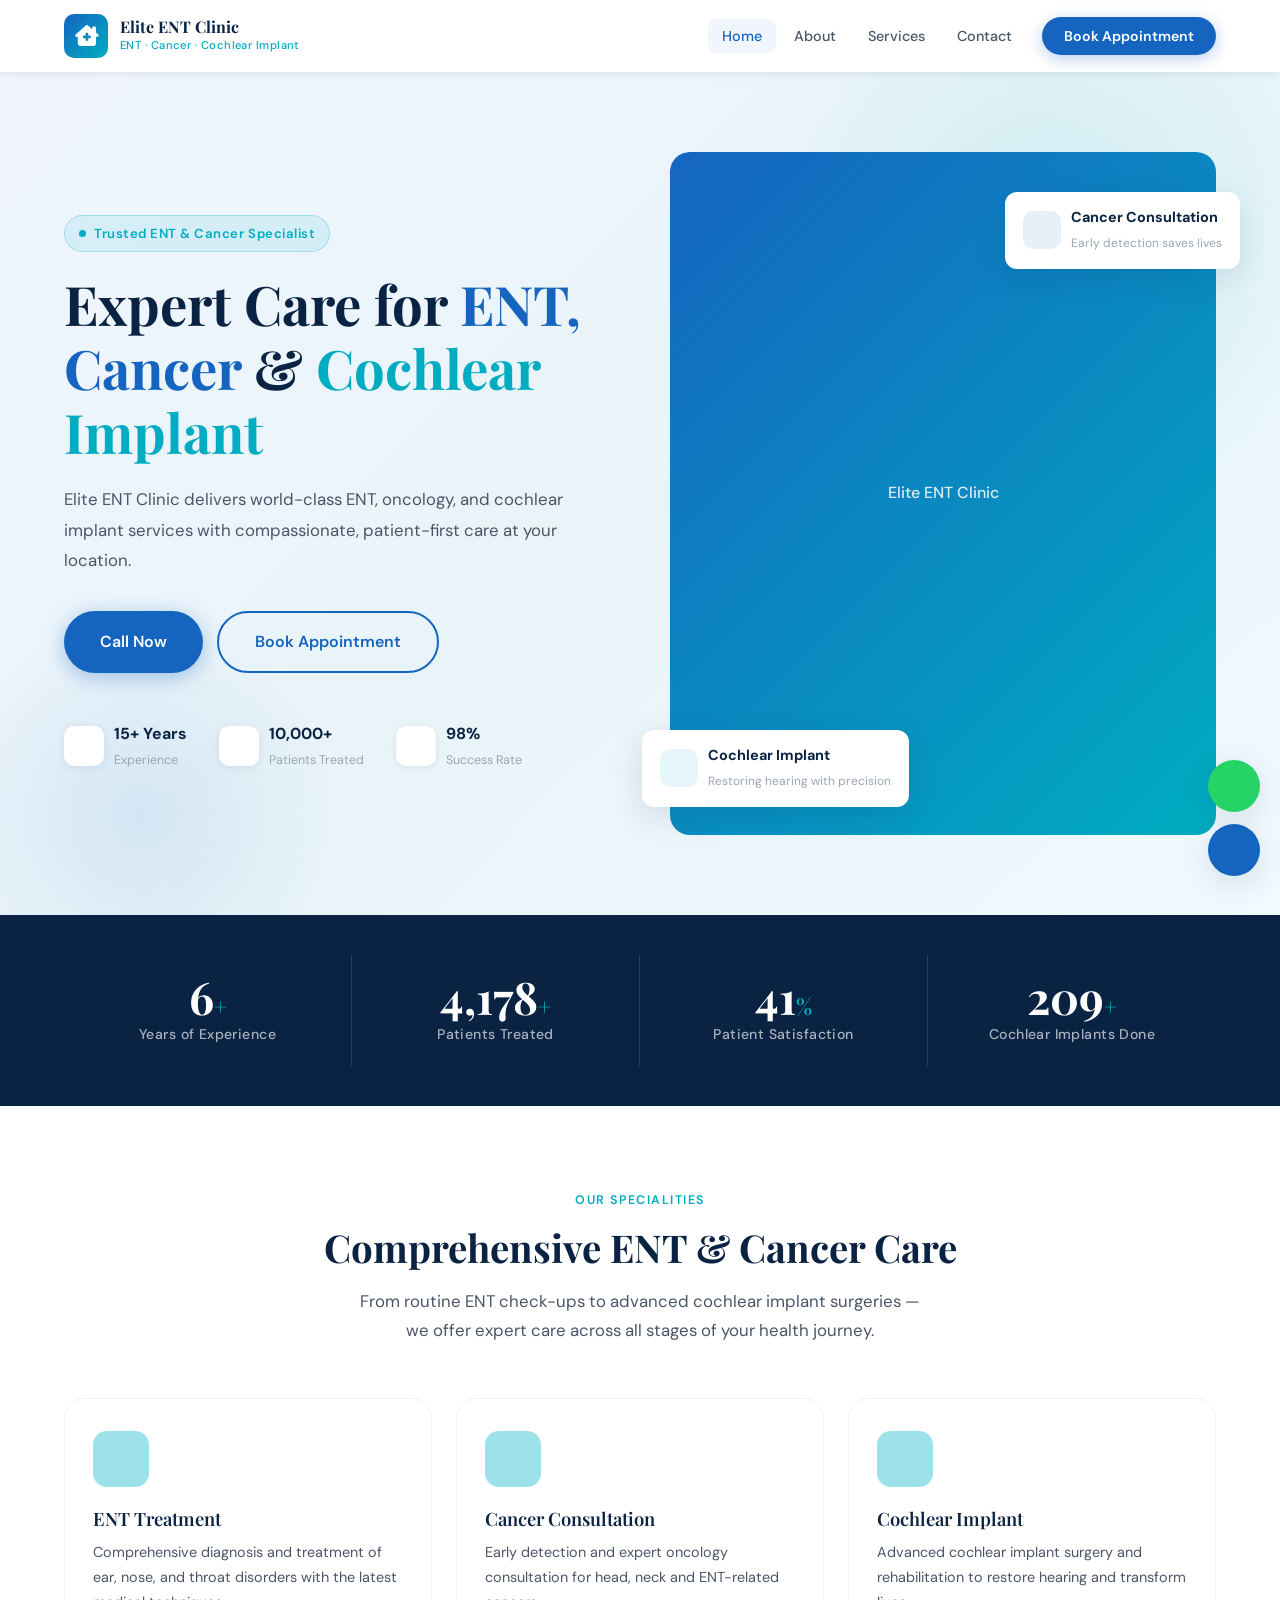
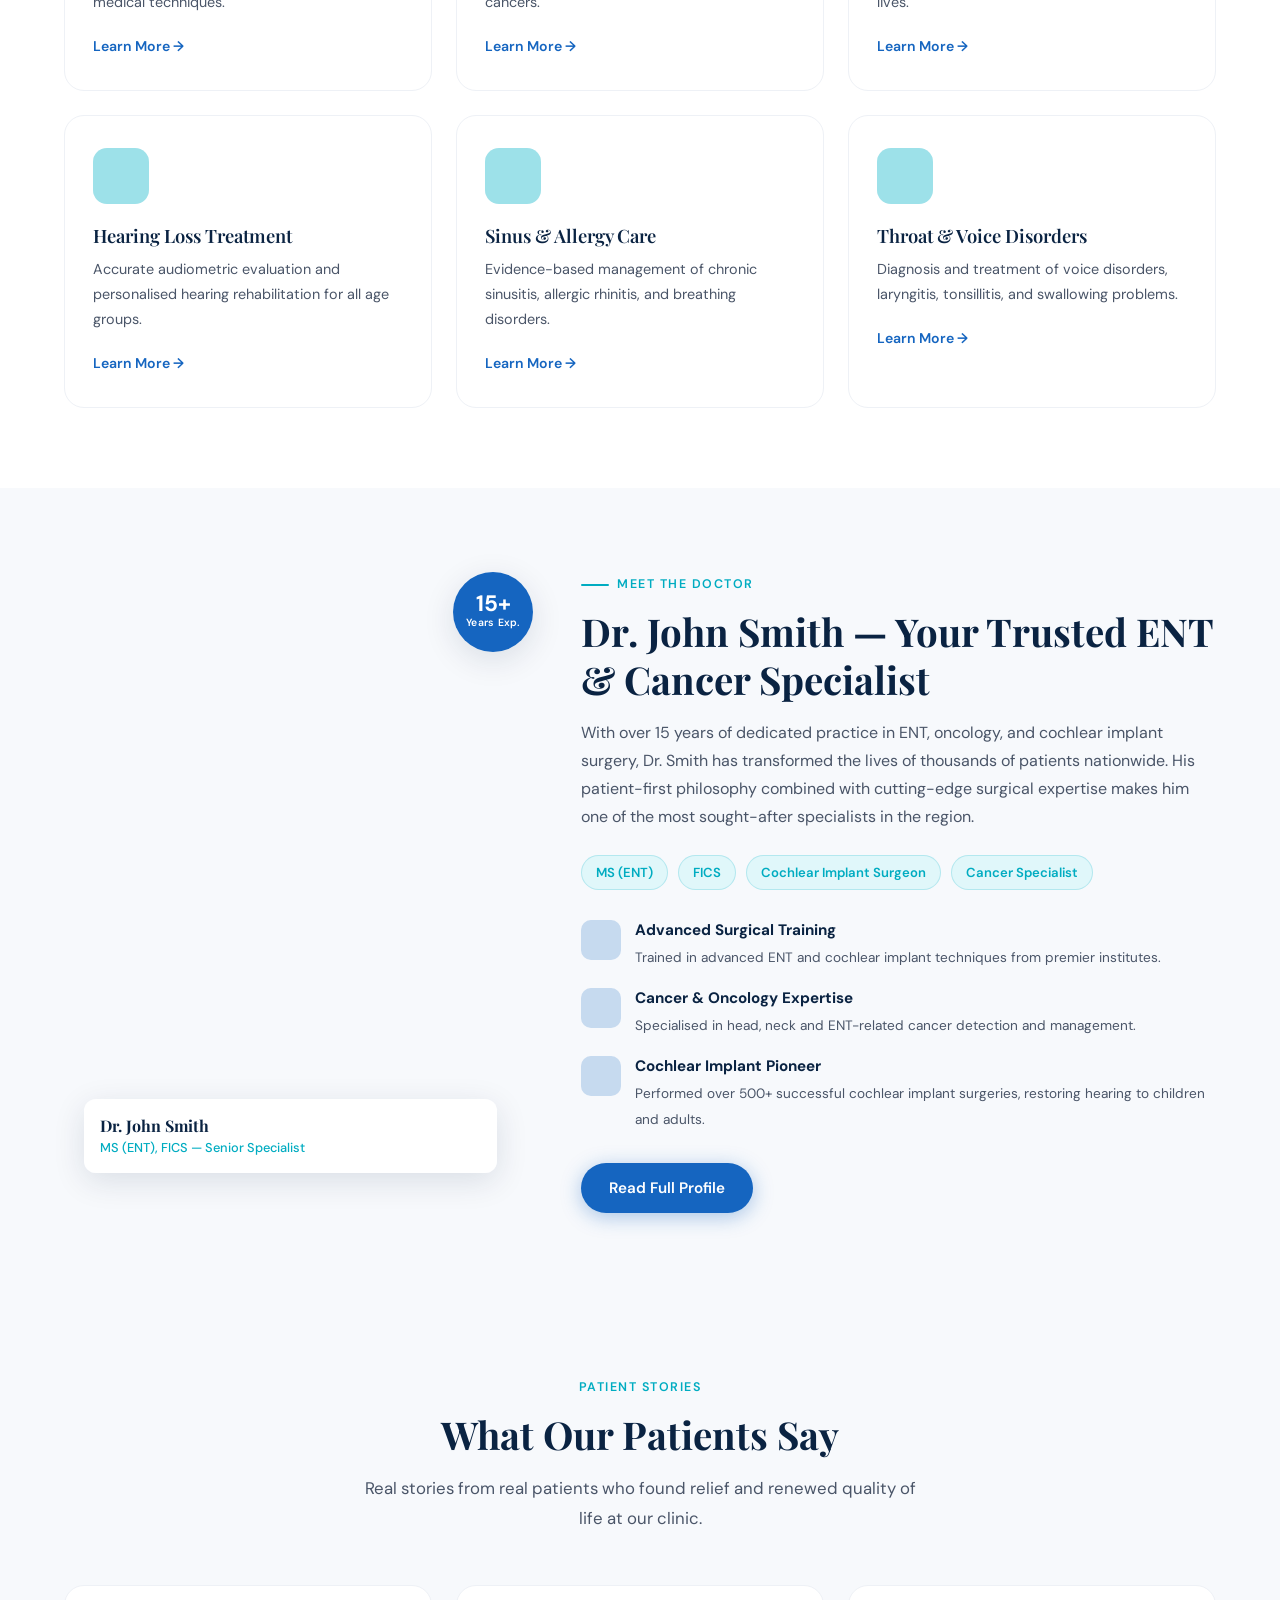
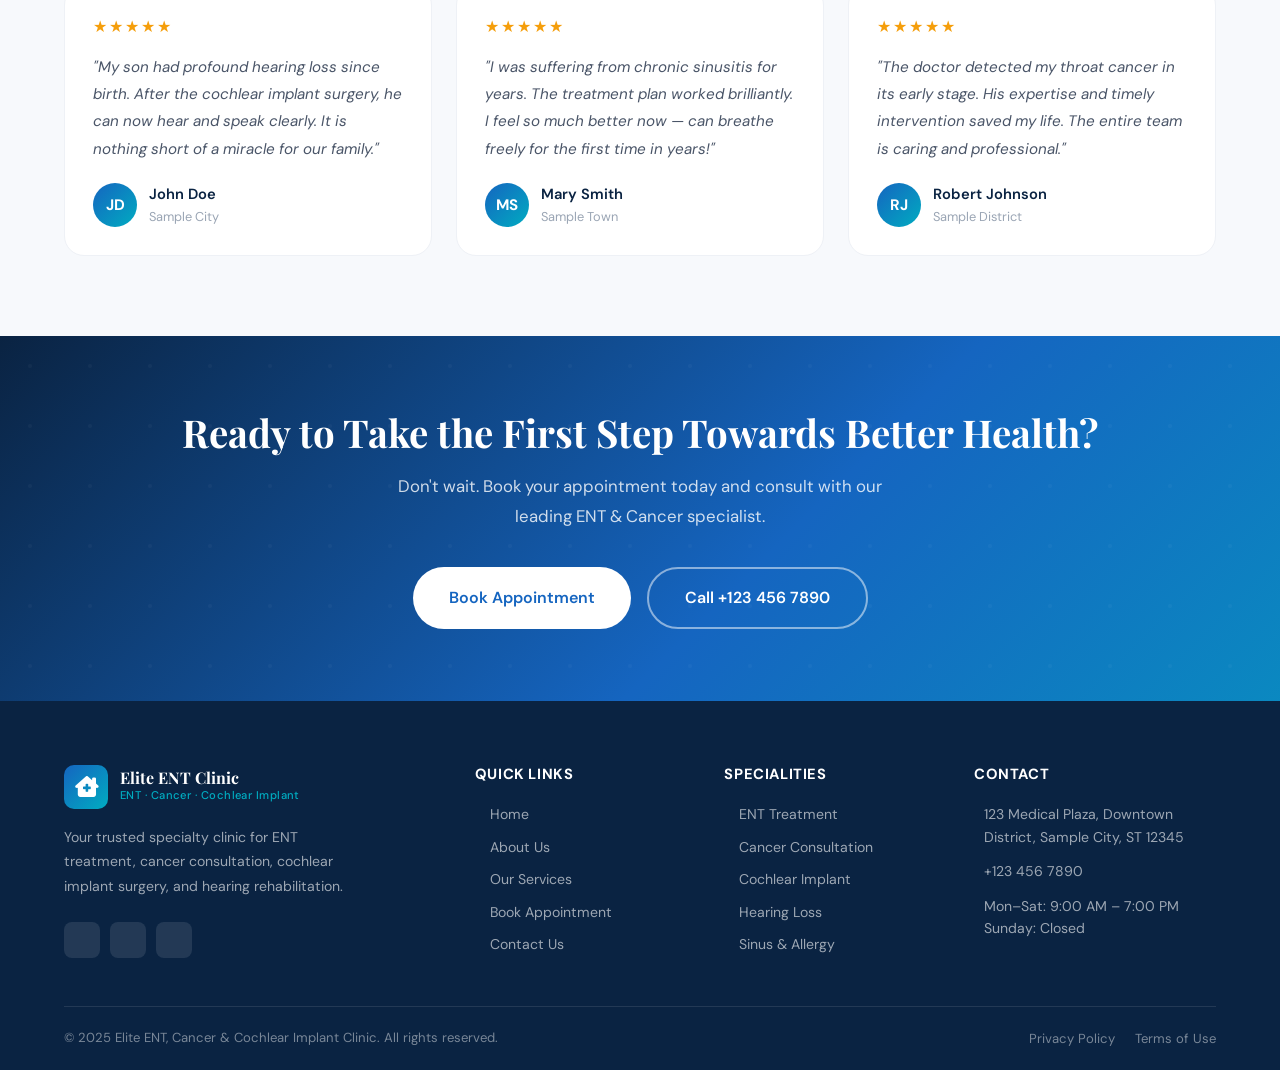
<file: index.html>
<!DOCTYPE html>
<html lang="en">
<head>
  <meta charset="UTF-8" />
  <link rel="icon" href="https://api.iconify.design/medical-icon:i-health-services.svg" type="image/svg+xml" />
  <meta name="viewport" content="width=device-width, initial-scale=1.0" />
  <title>Elite ENT, Cancer & Cochlear Implant Clinic | Healthcare Demo</title>
  <meta name="description" content="Premium ENT Clinic – Trusted specialist for ENT Treatment, Cancer Consultation, Cochlear Implant Surgery, and Hearing Loss solutions. Book your appointment today." />
  <meta name="keywords" content="ENT Specialist, Cochlear Implant Clinic, Cancer ENT Doctor, ENT Clinic, Hearing Loss Treatment" />
  <!-- Open Graph -->
  <meta property="og:title" content="Elite ENT, Cancer & Cochlear Implant Clinic | Demo" />
  <meta property="og:description" content="Expert ENT, Cancer Consultation & Cochlear Implant care. Trusted by thousands of patients." />
  <meta property="og:type" content="website" />
  <meta property="og:url" content="https://demo-entclinic.com" />
  <link rel="stylesheet" href="styles.css" />
  <link rel="stylesheet" href="https://cdnjs.cloudflare.com/ajax/libs/font-awesome/6.4.0/css/all.min.css" />
  <link rel="preconnect" href="https://fonts.googleapis.com" />
</head>
<body>

<!-- ===== NAVBAR ===== -->
<header class="navbar" role="banner">
  <div class="container">
    <nav class="navbar-inner" aria-label="Main navigation">
      <a href="index.html" class="navbar-logo" aria-label="Elite ENT Clinic Home">
        <div class="logo-icon" aria-hidden="true"></div>
        <div>
          <div class="logo-text-main">Elite ENT Clinic</div>
          <div class="logo-text-sub">ENT · Cancer · Cochlear Implant</div>
        </div>
      </a>

      <ul class="navbar-nav" role="list">
        <li><a href="index.html" class="nav-link active">Home</a></li>
        <li><a href="about.html" class="nav-link">About</a></li>
        <li><a href="services.html" class="nav-link">Services</a></li>
        <li><a href="contact.html" class="nav-link">Contact</a></li>
        <li><a href="appointment.html" class="nav-cta">Book Appointment</a></li>
      </ul>

      <button class="hamburger" id="hamburger" aria-label="Toggle menu" aria-expanded="false">
        <span></span><span></span><span></span>
      </button>
    </nav>
  </div>

  <!-- Mobile Menu -->
  <div class="mobile-menu" id="mobileMenu" role="navigation" aria-label="Mobile navigation">
    <a href="index.html" class="nav-link active">Home</a>
    <a href="about.html" class="nav-link">About</a>
    <a href="services.html" class="nav-link">Services</a>
    <a href="contact.html" class="nav-link">Contact</a>
    <a href="appointment.html" class="nav-cta">Book Appointment</a>
  </div>
</header>

<!-- ===== HERO ===== -->
<section class="hero" aria-label="Hero section">
  <div class="container">
    <div class="hero-grid">
      <!-- Left: Content -->
      <div class="hero-content">
        <div class="hero-badge">
          <span></span>
          Trusted ENT &amp; Cancer Specialist
        </div>

        <h1 class="hero-title">
          Expert Care for <span class="accent">ENT, Cancer</span> &amp; <span class="teal-accent">Cochlear Implant</span>
        </h1>

        <p class="hero-desc">
          Elite ENT Clinic delivers world-class ENT, oncology, and cochlear implant services with compassionate, patient-first care at your location.
        </p>

        <div class="hero-actions">
          <a href="tel:+1234567890" class="btn btn-primary btn-lg">
            Call Now
          </a>
          <a href="appointment.html" class="btn btn-outline btn-lg">
            Book Appointment
          </a>
        </div>

        <div class="hero-meta">
          <div class="hero-meta-item">
            <div class="hero-meta-icon"></div>
            <div class="hero-meta-text">
              <strong>15+ Years</strong>
              <span>Experience</span>
            </div>
          </div>
          <div class="hero-meta-item">
            <div class="hero-meta-icon"></div>
            <div class="hero-meta-text">
              <strong>10,000+</strong>
              <span>Patients Treated</span>
            </div>
          </div>
          <div class="hero-meta-item">
            <div class="hero-meta-icon"></div>
            <div class="hero-meta-text">
              <strong>98%</strong>
              <span>Success Rate</span>
            </div>
          </div>
        </div>
      </div>

      <!-- Right: Visual -->
      <div class="hero-visual" aria-hidden="true">
        <div class="hero-img-wrap">
          <div class="hero-img-placeholder">
            
            <p>Elite ENT Clinic</p>
          </div>
        </div>

        <div class="hero-card hero-card-1">
          <div class="hero-card-icon teal"></div>
          <div>
            <strong>Cochlear Implant</strong>
            <span>Restoring hearing with precision</span>
          </div>
        </div>

        <div class="hero-card hero-card-2">
          <div class="hero-card-icon blue"></div>
          <div>
            <strong>Cancer Consultation</strong>
            <span>Early detection saves lives</span>
          </div>
        </div>
      </div>
    </div>
  </div>
</section>

<!-- ===== TRUST INDICATORS ===== -->
<section class="trust-section" aria-label="Trust indicators">
  <div class="container">
    <div class="trust-grid">
      <div class="trust-item reveal">
        <div class="trust-number">
          <span data-count="15">0</span><span class="trust-unit">+</span>
        </div>
        <div class="trust-label">Years of Experience</div>
      </div>
      <div class="trust-item reveal reveal-delay-1">
        <div class="trust-number">
          <span data-count="10000">0</span><span class="trust-unit">+</span>
        </div>
        <div class="trust-label">Patients Treated</div>
      </div>
      <div class="trust-item reveal reveal-delay-2">
        <div class="trust-number">
          <span data-count="98">0</span><span class="trust-unit">%</span>
        </div>
        <div class="trust-label">Patient Satisfaction</div>
      </div>
      <div class="trust-item reveal reveal-delay-3">
        <div class="trust-number">
          <span data-count="500">0</span><span class="trust-unit">+</span>
        </div>
        <div class="trust-label">Cochlear Implants Done</div>
      </div>
    </div>
  </div>
</section>

<!-- ===== SERVICES PREVIEW ===== -->
<section class="section-pad" id="services" aria-label="Services">
  <div class="container">
    <div class="section-header center">
      <div class="section-label">Our Specialities</div>
      <h2 class="section-title">Comprehensive ENT &amp; Cancer Care</h2>
      <p class="section-subtitle">From routine ENT check-ups to advanced cochlear implant surgeries — we offer expert care across all stages of your health journey.</p>
    </div>

    <div class="services-grid">
      <article class="service-card reveal">
        <div class="service-icon" style="background-image: url('https://images.unsplash.com/photo-1581594549595-35f6edc7b762?w=100&h=100&fit=crop');"></div>
        <h3>ENT Treatment</h3>
        <p>Comprehensive diagnosis and treatment of ear, nose, and throat disorders with the latest medical techniques.</p>
        <a href="services.html#ent" class="service-link">Learn More →</a>
      </article>

      <article class="service-card reveal reveal-delay-1">
        <div class="service-icon" style="background-image: url('https://images.unsplash.com/photo-1579684385127-1ef15d508118?w=100&h=100&fit=crop');"></div>
        <h3>Cancer Consultation</h3>
        <p>Early detection and expert oncology consultation for head, neck and ENT-related cancers.</p>
        <a href="services.html#cancer" class="service-link">Learn More →</a>
      </article>

      <article class="service-card reveal reveal-delay-2">
        <div class="service-icon" style="background-image: url('https://images.unsplash.com/photo-1530026405186-ed1f139313f8?w=100&h=100&fit=crop');"></div>
        <h3>Cochlear Implant</h3>
        <p>Advanced cochlear implant surgery and rehabilitation to restore hearing and transform lives.</p>
        <a href="services.html#cochlear" class="service-link">Learn More →</a>
      </article>

      <article class="service-card reveal">
        <div class="service-icon" style="background-image: url('https://images.unsplash.com/photo-1505751172876-fa1923c5c528?w=100&h=100&fit=crop');"></div>
        <h3>Hearing Loss Treatment</h3>
        <p>Accurate audiometric evaluation and personalised hearing rehabilitation for all age groups.</p>
        <a href="services.html#hearing" class="service-link">Learn More →</a>
      </article>

      <article class="service-card reveal reveal-delay-1">
        <div class="service-icon" style="background-image: url('https://images.unsplash.com/photo-1576669801820-7b952630815a?w=100&h=100&fit=crop');"></div>
        <h3>Sinus &amp; Allergy Care</h3>
        <p>Evidence-based management of chronic sinusitis, allergic rhinitis, and breathing disorders.</p>
        <a href="services.html#sinus" class="service-link">Learn More →</a>
      </article>

      <article class="service-card reveal reveal-delay-2">
        <div class="service-icon" style="background-image: url('https://images.unsplash.com/photo-1582719471137-c3967ffb1c42?w=100&h=100&fit=crop');"></div>
        <h3>Throat &amp; Voice Disorders</h3>
        <p>Diagnosis and treatment of voice disorders, laryngitis, tonsillitis, and swallowing problems.</p>
        <a href="services.html" class="service-link">Learn More →</a>
      </article>
    </div>
  </div>
</section>

<!-- ===== DOCTOR HIGHLIGHT ===== -->
<section class="section-pad doctor-section" aria-label="About the doctor">
  <div class="container">
    <div class="doctor-grid">
      <!-- Image Side -->
      <div class="doctor-img-wrap reveal">
        <div class="doctor-img" aria-hidden="true"></div>
        <div class="dr-placeholder-text">
          <div class="dr-name">Dr. John Smith</div>
          <div class="dr-title">MS (ENT), FICS — Senior Specialist</div>
        </div>
        <div class="doctor-tag" aria-hidden="true">
          <strong>15+</strong>
          Years Exp.
        </div>
      </div>

      <!-- Content Side -->
      <div class="doctor-content reveal reveal-delay-1">
        <div class="section-label">Meet The Doctor</div>
        <h2 class="section-title">Dr. John Smith — Your Trusted ENT &amp; Cancer Specialist</h2>
        <p>With over 15 years of dedicated practice in ENT, oncology, and cochlear implant surgery, Dr. Smith has transformed the lives of thousands of patients nationwide. His patient-first philosophy combined with cutting-edge surgical expertise makes him one of the most sought-after specialists in the region.</p>

        <div class="doctor-specs">
          <span class="spec-badge">MS (ENT)</span>
          <span class="spec-badge">FICS</span>
          <span class="spec-badge">Cochlear Implant Surgeon</span>
          <span class="spec-badge">Cancer Specialist</span>
        </div>

        <div class="doctor-feats">
          <div class="doctor-feat">
            <div class="feat-icon" style="background-image: url('https://images.unsplash.com/photo-1576091160399-112ba8d25d1d?w=80&h=80&fit=crop');"></div>
            <div class="feat-text">
              <strong>Advanced Surgical Training</strong>
              <span>Trained in advanced ENT and cochlear implant techniques from premier institutes.</span>
            </div>
          </div>
          <div class="doctor-feat">
            <div class="feat-icon" style="background-image: url('https://images.unsplash.com/photo-1579154204601-01588f351e67?w=80&h=80&fit=crop');"></div>
            <div class="feat-text">
              <strong>Cancer &amp; Oncology Expertise</strong>
              <span>Specialised in head, neck and ENT-related cancer detection and management.</span>
            </div>
          </div>
          <div class="doctor-feat">
            <div class="feat-icon" style="background-image: url('https://images.unsplash.com/photo-1530026405186-ed1f139313f8?w=80&h=80&fit=crop');"></div>
            <div class="feat-text">
              <strong>Cochlear Implant Pioneer</strong>
              <span>Performed over 500+ successful cochlear implant surgeries, restoring hearing to children and adults.</span>
            </div>
          </div>
        </div>

        <a href="about.html" class="btn btn-primary">Read Full Profile</a>
      </div>
    </div>
  </div>
</section>

<!-- ===== TESTIMONIALS ===== -->
<section class="section-pad" style="background: var(--off-white);" aria-label="Patient testimonials">
  <div class="container">
    <div class="section-header center">
      <div class="section-label">Patient Stories</div>
      <h2 class="section-title">What Our Patients Say</h2>
      <p class="section-subtitle">Real stories from real patients who found relief and renewed quality of life at our clinic.</p>
    </div>

    <div class="testimonials-grid">
      <article class="testimonial-card reveal">
        <div class="testimonial-stars">★★★★★</div>
        <p class="testimonial-text">My son had profound hearing loss since birth. After the cochlear implant surgery, he can now hear and speak clearly. It is nothing short of a miracle for our family.</p>
        <div class="testimonial-author">
          <div class="author-avatar" aria-hidden="true">JD</div>
          <div>
            <div class="author-name">John Doe</div>
            <div class="author-loc">Sample City</div>
          </div>
        </div>
      </article>

      <article class="testimonial-card reveal reveal-delay-1">
        <div class="testimonial-stars">★★★★★</div>
        <p class="testimonial-text">I was suffering from chronic sinusitis for years. The treatment plan worked brilliantly. I feel so much better now — can breathe freely for the first time in years!</p>
        <div class="testimonial-author">
          <div class="author-avatar" aria-hidden="true">MS</div>
          <div>
            <div class="author-name">Mary Smith</div>
            <div class="author-loc">Sample Town</div>
          </div>
        </div>
      </article>

      <article class="testimonial-card reveal reveal-delay-2">
        <div class="testimonial-stars">★★★★★</div>
        <p class="testimonial-text">The doctor detected my throat cancer in its early stage. His expertise and timely intervention saved my life. The entire team is caring and professional.</p>
        <div class="testimonial-author">
          <div class="author-avatar" aria-hidden="true">RJ</div>
          <div>
            <div class="author-name">Robert Johnson</div>
            <div class="author-loc">Sample District</div>
          </div>
        </div>
      </article>
    </div>
  </div>
</section>

<!-- ===== CTA BANNER ===== -->
<section class="cta-banner" aria-label="Appointment call-to-action">
  <div class="container">
    <h2>Ready to Take the First Step Towards Better Health?</h2>
    <p>Don't wait. Book your appointment today and consult with our leading ENT &amp; Cancer specialist.</p>
    <div class="cta-actions">
      <a href="appointment.html" class="btn btn-white btn-lg">Book Appointment</a>
      <a href="tel:+1234567890" class="btn btn-outline btn-lg" style="color:white; border-color:rgba(255,255,255,0.5);">Call +123 456 7890</a>
    </div>
  </div>
</section>

<!-- ===== FOOTER ===== -->
<footer class="footer" role="contentinfo">
  <div class="container">
    <div class="footer-grid">
      <!-- Brand -->
      <div class="footer-brand">
        <a href="index.html" class="navbar-logo" style="margin-bottom:0">
          <div class="logo-icon" aria-hidden="true"></div>
          <div>
            <div class="logo-text-main">Elite ENT Clinic</div>
            <div class="logo-text-sub">ENT · Cancer · Cochlear Implant</div>
          </div>
        </a>
        <p class="footer-desc">Your trusted specialty clinic for ENT treatment, cancer consultation, cochlear implant surgery, and hearing rehabilitation.</p>
        <div class="footer-socials">
          <a href="#" class="footer-social-btn" aria-label="Facebook"></a>
          <a href="#" class="footer-social-btn" aria-label="Instagram"></a>
          <a href="https://wa.me/1234567890" class="footer-social-btn" aria-label="WhatsApp"></a>
        </div>
      </div>

      <!-- Quick Links -->
      <div class="footer-col">
        <h4>Quick Links</h4>
        <ul class="footer-links">
          <li><a href="index.html" class="footer-link">Home</a></li>
          <li><a href="about.html" class="footer-link">About Us</a></li>
          <li><a href="services.html" class="footer-link">Our Services</a></li>
          <li><a href="appointment.html" class="footer-link">Book Appointment</a></li>
          <li><a href="contact.html" class="footer-link">Contact Us</a></li>
        </ul>
      </div>

      <!-- Services -->
      <div class="footer-col">
        <h4>Specialities</h4>
        <ul class="footer-links">
          <li><a href="services.html#ent" class="footer-link">ENT Treatment</a></li>
          <li><a href="services.html#cancer" class="footer-link">Cancer Consultation</a></li>
          <li><a href="services.html#cochlear" class="footer-link">Cochlear Implant</a></li>
          <li><a href="services.html#hearing" class="footer-link">Hearing Loss</a></li>
          <li><a href="services.html#sinus" class="footer-link">Sinus &amp; Allergy</a></li>
        </ul>
      </div>

      <!-- Contact Info -->
      <div class="footer-col">
        <h4>Contact</h4>
        <div class="footer-contact-item">
          <span class="icon"></span>
          <span>123 Medical Plaza, Downtown District, Sample City, ST 12345</span>
        </div>
        <div class="footer-contact-item">
          <span class="icon"></span>
          <a href="tel:+1234567890">+123 456 7890</a>
        </div>
        <div class="footer-contact-item">
          <span class="icon"></span>
          <span>Mon–Sat: 9:00 AM – 7:00 PM<br/>Sunday: Closed</span>
        </div>
      </div>
    </div>

    <div class="footer-bottom">
      <p class="footer-bottom-text">© 2025 Elite ENT, Cancer &amp; Cochlear Implant Clinic. All rights reserved.</p>
      <div class="footer-bottom-links">
        <a href="#" class="footer-bottom-link">Privacy Policy</a>
        <a href="#" class="footer-bottom-link">Terms of Use</a>
      </div>
    </div>
  </div>
</footer>

<!-- ===== FLOATING BUTTONS ===== -->
<div class="floating-buttons" aria-label="Quick contact buttons">
  <a href="https://wa.me/1234567890?text=Hello%2C%20I%20would%20like%20to%20book%20an%20appointment."
     class="float-btn float-wa" target="_blank" rel="noopener" aria-label="WhatsApp Us">
    
  </a>
  <a href="tel:+1234567890" class="float-btn float-call" aria-label="Call Us">
    
  </a>
</div>

<script src="script.js"></script>
</body>
</html>
</file>
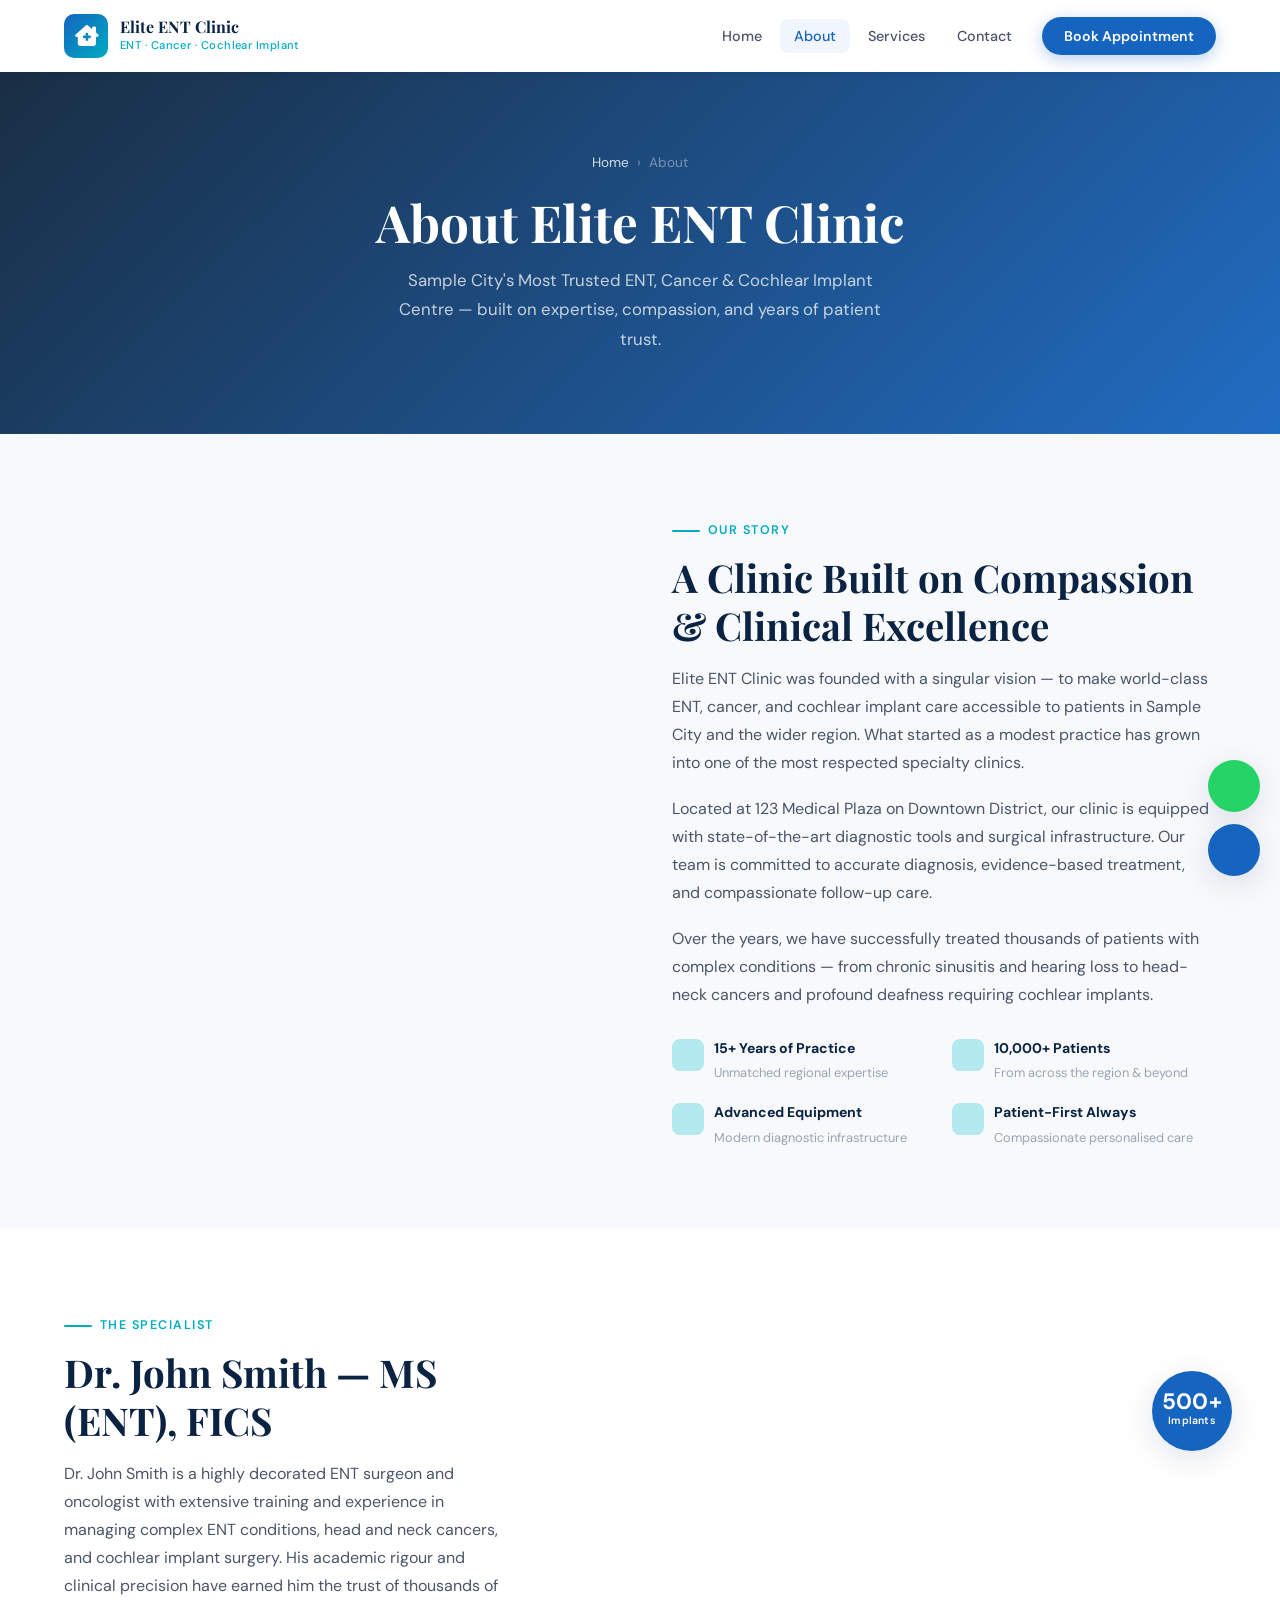
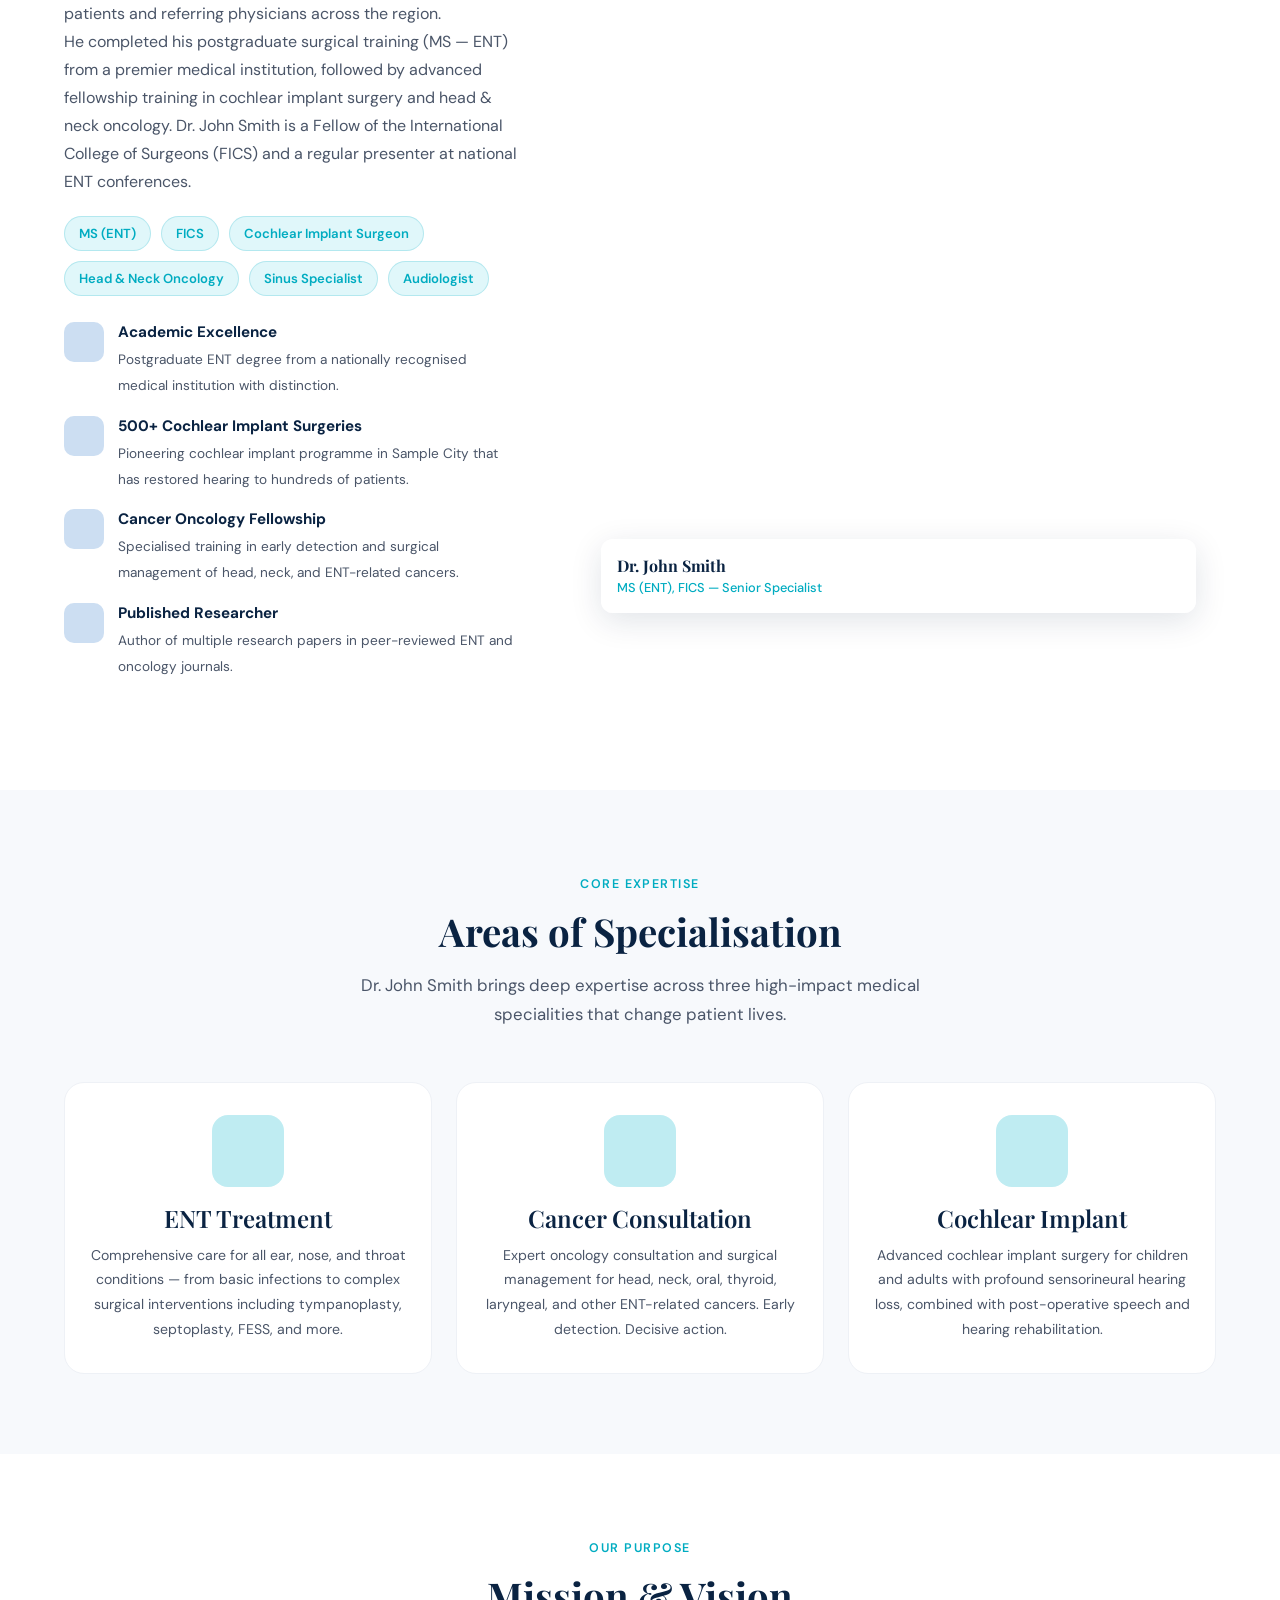
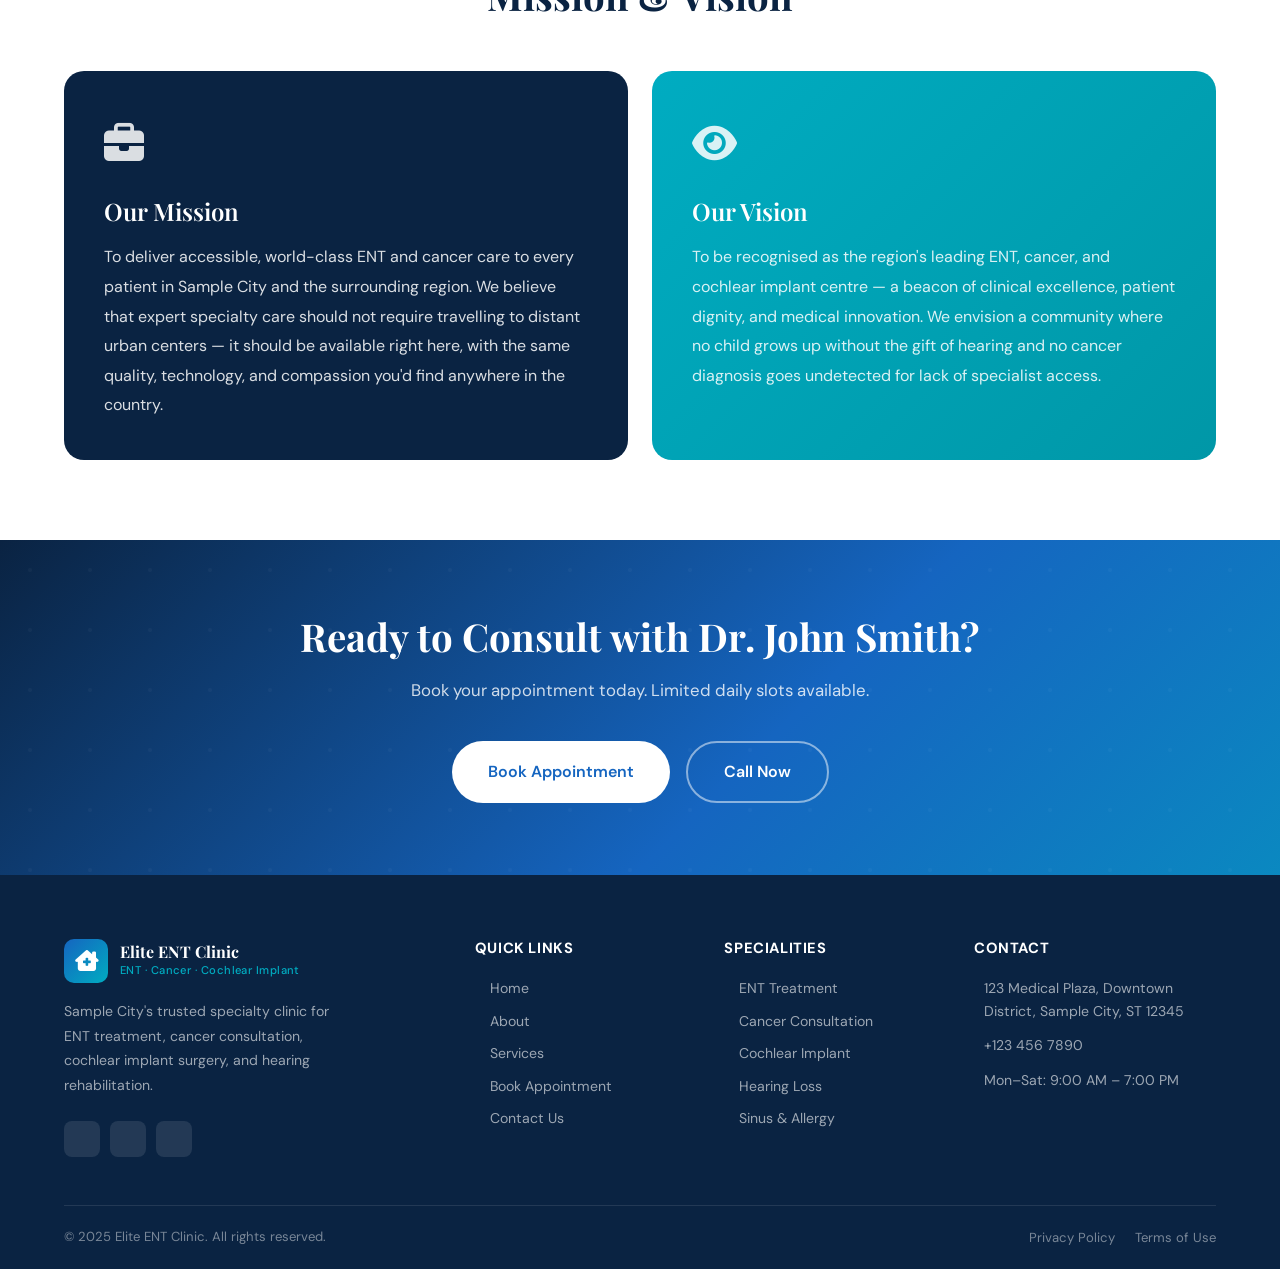
<file: about.html>
<!DOCTYPE html>
<html lang="en">
<head>
  <meta charset="UTF-8" />
  <link rel="icon" href="https://api.iconify.design/medical-icon:i-health-services.svg" type="image/svg+xml" />
  <meta name="viewport" content="width=device-width, initial-scale=1.0" />
  <title>About Dr. John Smith | ENT Cancer Cochlear Implant Specialist Sample City</title>
  <meta name="description" content="Learn about Dr. John Smith – Sample City's leading ENT, Cancer and Cochlear Implant specialist with 15+ years of experience. Discover our mission, story, and specialisations." />
  <meta name="keywords" content="ENT Specialist Sample City, Cochlear Implant Clinic Sample City, Cancer ENT Doctor Sample City, About Dr. John Smith" />
  <meta property="og:title" content="About Dr. John Smith | ENT Specialist Sample City" />
  <meta property="og:description" content="Meet Dr. John Smith – 15+ years of experience in ENT, Cancer Consultation and Cochlear Implant Surgery in Sample City." />
  <link rel="stylesheet" href="styles.css" />
  <link rel="stylesheet" href="https://cdnjs.cloudflare.com/ajax/libs/font-awesome/6.4.0/css/all.min.css" />
  <link rel="preconnect" href="https://fonts.googleapis.com" />
</head>
<body>

<!-- ===== NAVBAR ===== -->
<header class="navbar" role="banner">
  <div class="container">
    <nav class="navbar-inner" aria-label="Main navigation">
      <a href="index.html" class="navbar-logo">
        <div class="logo-icon" aria-hidden="true"></div>
        <div>
          <div class="logo-text-main">Elite ENT Clinic</div>
          <div class="logo-text-sub">ENT · Cancer · Cochlear Implant</div>
        </div>
      </a>
      <ul class="navbar-nav">
        <li><a href="index.html" class="nav-link">Home</a></li>
        <li><a href="about.html" class="nav-link active">About</a></li>
        <li><a href="services.html" class="nav-link">Services</a></li>
        <li><a href="contact.html" class="nav-link">Contact</a></li>
        <li><a href="appointment.html" class="nav-cta">Book Appointment</a></li>
      </ul>
      <button class="hamburger" id="hamburger" aria-label="Toggle menu" aria-expanded="false">
        <span></span><span></span><span></span>
      </button>
    </nav>
  </div>
  <div class="mobile-menu" id="mobileMenu">
    <a href="index.html" class="nav-link">Home</a>
    <a href="about.html" class="nav-link active">About</a>
    <a href="services.html" class="nav-link">Services</a>
    <a href="contact.html" class="nav-link">Contact</a>
    <a href="appointment.html" class="nav-cta"> Book Appointment</a>
  </div>
</header>

<!-- ===== PAGE HERO ===== -->
<section class="page-hero" aria-label="Page header">
  <div class="container">
    <nav class="breadcrumb" aria-label="Breadcrumb">
      <a href="index.html">Home</a>
      <span>›</span>
      <span>About</span>
    </nav>
    <h1>About Elite ENT Clinic</h1>
    <p>Sample City's Most Trusted ENT, Cancer &amp; Cochlear Implant Centre — built on expertise, compassion, and years of patient trust.</p>
  </div>
</section>

<!-- ===== CLINIC STORY ===== -->
<section class="section-pad about-story" aria-label="Clinic story">
  <div class="container">
    <div class="about-grid">
      <div class="reveal">
        <div class="about-img" aria-hidden="true"></div>
      </div>
      <div class="about-text reveal reveal-delay-1">
        <div class="section-label">Our Story</div>
        <h2 class="section-title">A Clinic Built on Compassion &amp; Clinical Excellence</h2>
        <p>Elite ENT Clinic was founded with a singular vision — to make world-class ENT, cancer, and cochlear implant care accessible to patients in Sample City and the wider region. What started as a modest practice has grown into one of the most respected specialty clinics.</p>
        <p>Located at 123 Medical Plaza on Downtown District, our clinic is equipped with state-of-the-art diagnostic tools and surgical infrastructure. Our team is committed to accurate diagnosis, evidence-based treatment, and compassionate follow-up care.</p>
        <p>Over the years, we have successfully treated thousands of patients with complex conditions — from chronic sinusitis and hearing loss to head-neck cancers and profound deafness requiring cochlear implants.</p>

        <div class="about-highlights">
          <div class="highlight-item">
            <div class="highlight-icon" style="background-image: url('https://images.unsplash.com/photo-1454165804606-c3d57bc86b40?w=64&h=64&fit=crop');"></div>
            <div>
              <strong>15+ Years of Practice</strong>
              <span>Unmatched regional expertise</span>
            </div>
          </div>
          <div class="highlight-item">
            <div class="highlight-icon" style="background-image: url('https://images.unsplash.com/photo-1576091160399-112ba8d25d1d?w=64&h=64&fit=crop');"></div>
            <div>
              <strong>10,000+ Patients</strong>
              <span>From across the region &amp; beyond</span>
            </div>
          </div>
          <div class="highlight-item">
            <div class="highlight-icon" style="background-image: url('https://images.unsplash.com/photo-1581594549595-35f6edc7b762?w=64&h=64&fit=crop');"></div>
            <div>
              <strong>Advanced Equipment</strong>
              <span>Modern diagnostic infrastructure</span>
            </div>
          </div>
          <div class="highlight-item">
            <div class="highlight-icon" style="background-image: url('https://images.unsplash.com/photo-1559757175-5700dde675bc?w=64&h=64&fit=crop');"></div>
            <div>
              <strong>Patient-First Always</strong>
              <span>Compassionate personalised care</span>
            </div>
          </div>
        </div>
      </div>
    </div>
  </div>
</section>

<!-- ===== DOCTOR PROFILE ===== -->
<section class="section-pad" aria-label="Doctor profile">
  <div class="container">
    <div class="doctor-grid">
      <!-- Content -->
      <div class="doctor-content reveal">
        <div class="section-label">The Specialist</div>
        <h2 class="section-title">Dr. John Smith — MS (ENT), FICS</h2>
        <p>Dr. John Smith is a highly decorated ENT surgeon and oncologist with extensive training and experience in managing complex ENT conditions, head and neck cancers, and cochlear implant surgery. His academic rigour and clinical precision have earned him the trust of thousands of patients and referring physicians across the region.</p>
        <p>He completed his postgraduate surgical training (MS — ENT) from a premier medical institution, followed by advanced fellowship training in cochlear implant surgery and head &amp; neck oncology. Dr. John Smith is a Fellow of the International College of Surgeons (FICS) and a regular presenter at national ENT conferences.</p>

        <div class="doctor-specs" style="margin-top:20px">
          <span class="spec-badge">MS (ENT)</span>
          <span class="spec-badge">FICS</span>
          <span class="spec-badge">Cochlear Implant Surgeon</span>
          <span class="spec-badge">Head &amp; Neck Oncology</span>
          <span class="spec-badge">Sinus Specialist</span>
          <span class="spec-badge">Audiologist</span>
        </div>

        <div class="doctor-feats" style="margin-top:24px">
          <div class="doctor-feat">
            <div class="feat-icon"></div>
            <div class="feat-text">
              <strong>Academic Excellence</strong>
              <span>Postgraduate ENT degree from a nationally recognised medical institution with distinction.</span>
            </div>
          </div>
          <div class="doctor-feat">
            <div class="feat-icon"></div>
            <div class="feat-text">
              <strong>500+ Cochlear Implant Surgeries</strong>
              <span>Pioneering cochlear implant programme in Sample City that has restored hearing to hundreds of patients.</span>
            </div>
          </div>
          <div class="doctor-feat">
            <div class="feat-icon"></div>
            <div class="feat-text">
              <strong>Cancer Oncology Fellowship</strong>
              <span>Specialised training in early detection and surgical management of head, neck, and ENT-related cancers.</span>
            </div>
          </div>
          <div class="doctor-feat">
            <div class="feat-icon"></div>
            <div class="feat-text">
              <strong>Published Researcher</strong>
              <span>Author of multiple research papers in peer-reviewed ENT and oncology journals.</span>
            </div>
          </div>
        </div>
      </div>

      <!-- Image -->
      <div class="doctor-img-wrap reveal reveal-delay-1">
        <div class="doctor-img" aria-hidden="true"></div>
        <div class="dr-placeholder-text">
          <div class="dr-name">Dr. John Smith</div>
          <div class="dr-title">MS (ENT), FICS — Senior Specialist</div>
        </div>
        <div class="doctor-tag" aria-hidden="true">
          <strong>500+</strong>
          Implants
        </div>
      </div>
    </div>
  </div>
</section>

<!-- ===== SPECIALIZATIONS ===== -->
<section class="section-pad" style="background: var(--off-white);" aria-label="Specialisations">
  <div class="container">
    <div class="section-header center">
      <div class="section-label">Core Expertise</div>
      <h2 class="section-title">Areas of Specialisation</h2>
      <p class="section-subtitle">Dr. John Smith brings deep expertise across three high-impact medical specialities that change patient lives.</p>
    </div>

    <div class="spec-cards">
      <article class="spec-card reveal">
        <span class="spec-big-icon" aria-hidden="true" style="background-image: url('https://images.unsplash.com/photo-1581595220892-b0739db3ba8c?w=144&h=144&fit=crop');"></span>
        <h3>ENT Treatment</h3>
        <p>Comprehensive care for all ear, nose, and throat conditions — from basic infections to complex surgical interventions including tympanoplasty, septoplasty, FESS, and more.</p>
      </article>

      <article class="spec-card reveal reveal-delay-1">
        <span class="spec-big-icon" aria-hidden="true" style="background-image: url('https://images.unsplash.com/photo-1579154204601-01588f351e67?w=144&h=144&fit=crop');"></span>
        <h3>Cancer Consultation</h3>
        <p>Expert oncology consultation and surgical management for head, neck, oral, thyroid, laryngeal, and other ENT-related cancers. Early detection. Decisive action.</p>
      </article>

      <article class="spec-card reveal reveal-delay-2">
        <span class="spec-big-icon" aria-hidden="true" style="background-image: url('https://images.unsplash.com/photo-1576091160550-2173dba999ef?w=144&h=144&fit=crop');"></span>
        <h3>Cochlear Implant</h3>
        <p>Advanced cochlear implant surgery for children and adults with profound sensorineural hearing loss, combined with post-operative speech and hearing rehabilitation.</p>
      </article>
    </div>
  </div>
</section>

<!-- ===== MISSION & VISION ===== -->
<section class="section-pad" aria-label="Mission and Vision">
  <div class="container">
    <div class="section-header center">
      <div class="section-label">Our Purpose</div>
      <h2 class="section-title">Mission &amp; Vision</h2>
    </div>

    <div class="mv-grid">
      <div class="mv-card mission reveal">
        <span class="mv-icon" aria-hidden="true"></span>
        <h3>Our Mission</h3>
        <p>To deliver accessible, world-class ENT and cancer care to every patient in Sample City and the surrounding region. We believe that expert specialty care should not require travelling to distant urban centers — it should be available right here, with the same quality, technology, and compassion you'd find anywhere in the country.</p>
      </div>

      <div class="mv-card vision reveal reveal-delay-1">
        <span class="mv-icon" aria-hidden="true"></span>
        <h3>Our Vision</h3>
        <p>To be recognised as the region's leading ENT, cancer, and cochlear implant centre — a beacon of clinical excellence, patient dignity, and medical innovation. We envision a community where no child grows up without the gift of hearing and no cancer diagnosis goes undetected for lack of specialist access.</p>
      </div>
    </div>
  </div>
</section>

<!-- ===== CTA BANNER ===== -->
<section class="cta-banner" aria-label="Appointment call-to-action">
  <div class="container">
    <h2>Ready to Consult with Dr. John Smith?</h2>
    <p>Book your appointment today. Limited daily slots available.</p>
    <div class="cta-actions">
      <a href="appointment.html" class="btn btn-white btn-lg"> Book Appointment</a>
      <a href="tel:+1234567890" class="btn btn-outline btn-lg" style="color:white;border-color:rgba(255,255,255,0.5);"> Call Now</a>
    </div>
  </div>
</section>

<!-- ===== FOOTER ===== -->
<footer class="footer" role="contentinfo">
  <div class="container">
    <div class="footer-grid">
      <div class="footer-brand">
        <a href="index.html" class="navbar-logo">
          <div class="logo-icon" aria-hidden="true"></div>
          <div>
            <div class="logo-text-main">Elite ENT Clinic</div>
            <div class="logo-text-sub">ENT · Cancer · Cochlear Implant</div>
          </div>
        </a>
        <p class="footer-desc">Sample City's trusted specialty clinic for ENT treatment, cancer consultation, cochlear implant surgery, and hearing rehabilitation.</p>
        <div class="footer-socials">
          <a href="#" class="footer-social-btn" aria-label="Facebook"></a>
          <a href="#" class="footer-social-btn" aria-label="Instagram"></a>
          <a href="https://wa.me/1234567890" class="footer-social-btn" aria-label="WhatsApp"></a>
        </div>
      </div>
      <div class="footer-col">
        <h4>Quick Links</h4>
        <ul class="footer-links">
          <li><a href="index.html" class="footer-link">Home</a></li>
          <li><a href="about.html" class="footer-link">About</a></li>
          <li><a href="services.html" class="footer-link">Services</a></li>
          <li><a href="appointment.html" class="footer-link">Book Appointment</a></li>
          <li><a href="contact.html" class="footer-link">Contact Us</a></li>
        </ul>
      </div>
      <div class="footer-col">
        <h4>Specialities</h4>
        <ul class="footer-links">
          <li><a href="services.html#ent" class="footer-link">ENT Treatment</a></li>
          <li><a href="services.html#cancer" class="footer-link">Cancer Consultation</a></li>
          <li><a href="services.html#cochlear" class="footer-link">Cochlear Implant</a></li>
          <li><a href="services.html#hearing" class="footer-link">Hearing Loss</a></li>
          <li><a href="services.html#sinus" class="footer-link">Sinus &amp; Allergy</a></li>
        </ul>
      </div>
      <div class="footer-col">
        <h4>Contact</h4>
        <div class="footer-contact-item">
          <span class="icon"></span>
          <span>123 Medical Plaza, Downtown District, Sample City, ST 12345</span>
        </div>
        <div class="footer-contact-item">
          <span class="icon"></span>
          <a href="tel:+1234567890">+123 456 7890</a>
        </div>
        <div class="footer-contact-item">
          <span class="icon"></span>
          <span>Mon–Sat: 9:00 AM – 7:00 PM</span>
        </div>
      </div>
    </div>
    <div class="footer-bottom">
      <p class="footer-bottom-text">© 2025 Elite ENT Clinic. All rights reserved.</p>
      <div class="footer-bottom-links">
        <a href="#" class="footer-bottom-link">Privacy Policy</a>
        <a href="#" class="footer-bottom-link">Terms of Use</a>
      </div>
    </div>
  </div>
</footer>

<div class="floating-buttons">
  <a href="https://wa.me/1234567890" class="float-btn float-wa" target="_blank" rel="noopener" aria-label="WhatsApp"></a>
  <a href="tel:+1234567890" class="float-btn float-call" aria-label="Call"></a>
</div>

<script src="script.js"></script>
</body>
</html>
</file>
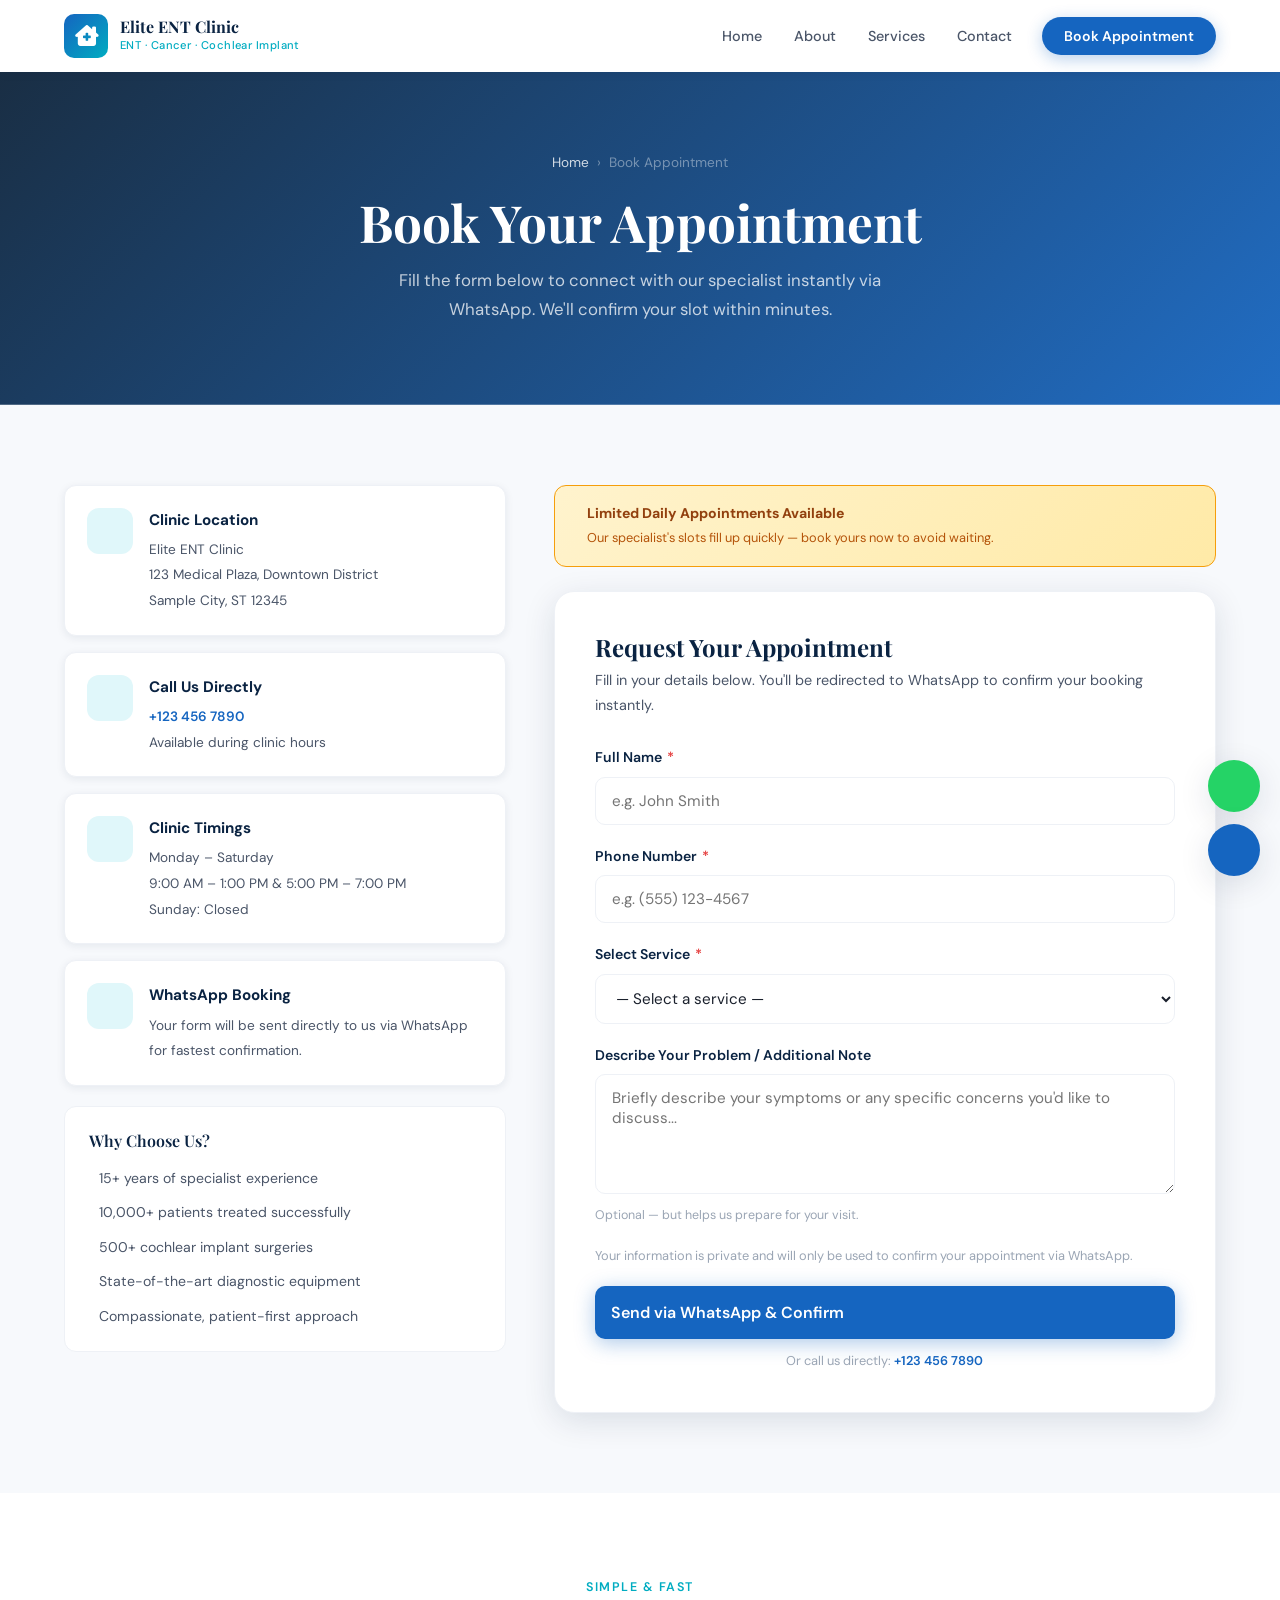
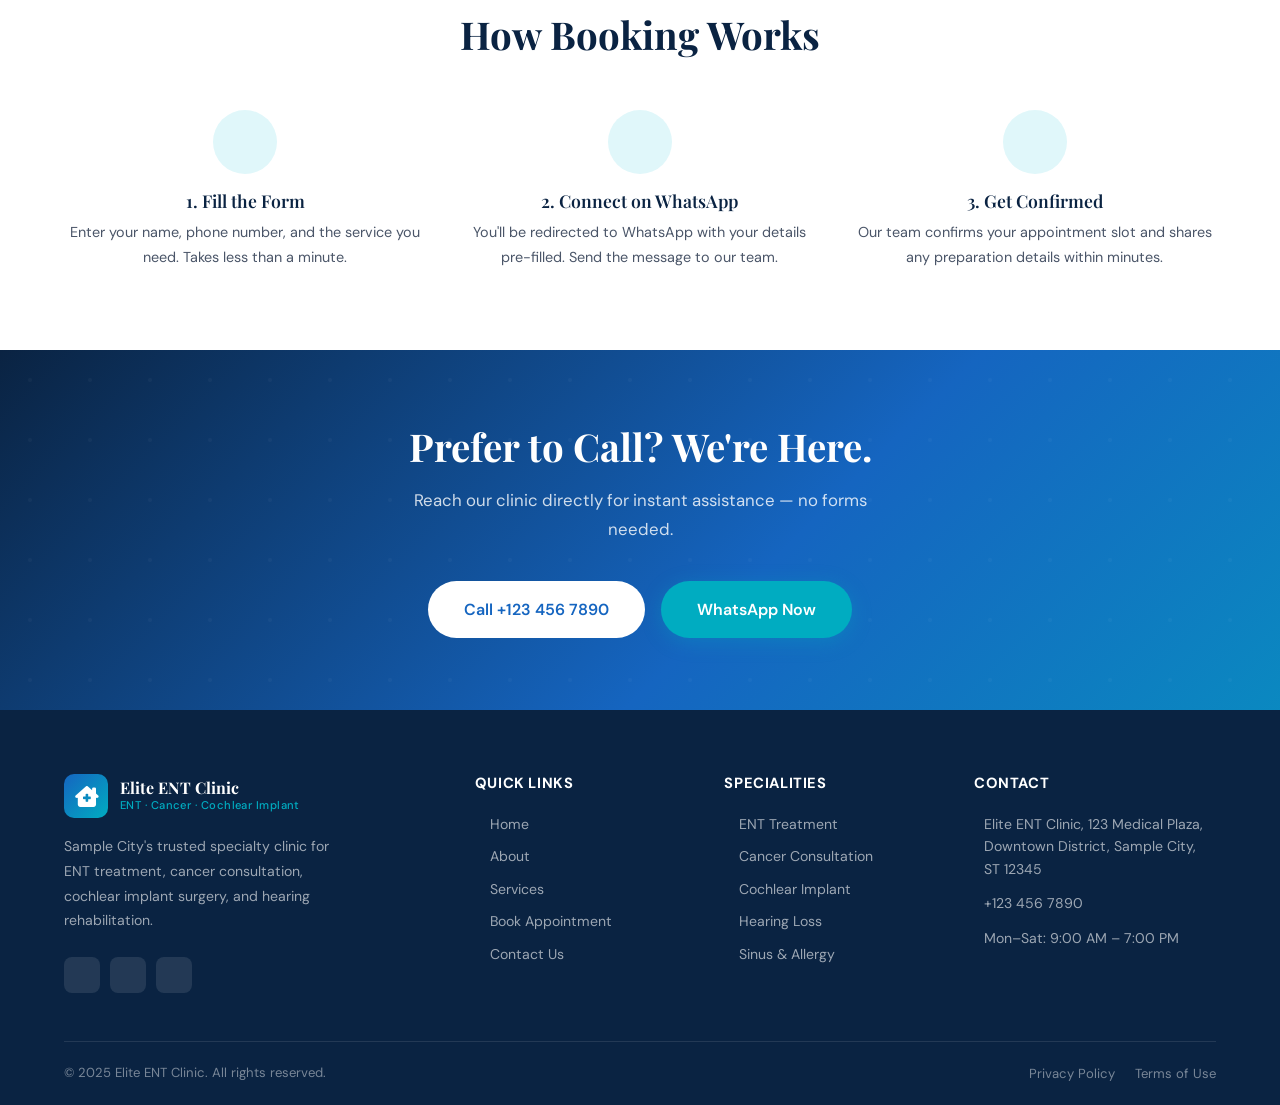
<file: appointment.html>
<!DOCTYPE html>
<html lang="en">
<head>
  <meta charset="UTF-8" />
  <link rel="icon" href="https://api.iconify.design/medical-icon:i-health-services.svg" type="image/svg+xml" />
  <meta name="viewport" content="width=device-width, initial-scale=1.0" />
  <title>Book Appointment | Elite ENT Clinic & Specialist Consultations</title>
  <meta name="description" content="Book your appointment with our specialist – ENT, Cancer & Cochlear Implant Expert. Limited daily slots available. Call +123 456 7890 or fill the form." />
  <meta name="keywords" content="Book Appointment ENT, Elite ENT Clinic Appointment, ENT Specialist, Cochlear Implant Clinic" />
  <meta property="og:title" content="Book Appointment | Elite ENT Clinic" />
  <meta property="og:description" content="Reserve your consultation with our specialist. Limited daily appointments available. Book now via WhatsApp." />
  <link rel="stylesheet" href="styles.css" />
  <link rel="stylesheet" href="https://cdnjs.cloudflare.com/ajax/libs/font-awesome/6.4.0/css/all.min.css" />
  <link rel="preconnect" href="https://fonts.googleapis.com" />
</head>
<body>

<!-- ===== NAVBAR ===== -->
<header class="navbar" role="banner">
  <div class="container">
    <nav class="navbar-inner" aria-label="Main navigation">
      <a href="index.html" class="navbar-logo">
        <div class="logo-icon" aria-hidden="true"></div>
        <div>
          <div class="logo-text-main">Elite ENT Clinic</div>
          <div class="logo-text-sub">ENT · Cancer · Cochlear Implant</div>
        </div>
      </a>
      <ul class="navbar-nav">
        <li><a href="index.html" class="nav-link">Home</a></li>
        <li><a href="about.html" class="nav-link">About</a></li>
        <li><a href="services.html" class="nav-link">Services</a></li>
        <li><a href="contact.html" class="nav-link">Contact</a></li>
        <li><a href="appointment.html" class="nav-cta">Book Appointment</a></li>
      </ul>
      <button class="hamburger" id="hamburger" aria-label="Toggle menu" aria-expanded="false">
        <span></span><span></span><span></span>
      </button>
    </nav>
  </div>
  <div class="mobile-menu" id="mobileMenu">
    <a href="index.html" class="nav-link">Home</a>
    <a href="about.html" class="nav-link">About</a>
    <a href="services.html" class="nav-link">Services</a>
    <a href="contact.html" class="nav-link">Contact</a>
    <a href="appointment.html" class="nav-cta active"> Book Appointment</a>
  </div>
</header>

<!-- ===== PAGE HERO ===== -->
<section class="page-hero" aria-label="Page header">
  <div class="container">
    <nav class="breadcrumb" aria-label="Breadcrumb">
      <a href="index.html">Home</a>
      <span>›</span>
      <span>Book Appointment</span>
    </nav>
    <h1>Book Your Appointment</h1>
    <p>Fill the form below to connect with our specialist instantly via WhatsApp. We'll confirm your slot within minutes.</p>
  </div>
</section>

<!-- ===== APPOINTMENT SECTION ===== -->
<section class="section-pad appt-section" aria-label="Appointment booking">
  <div class="container">
    <div class="appt-grid">

      <!-- Left: Info Cards -->
      <aside class="appt-info-cards" aria-label="Clinic information">
        <div class="appt-info-card reveal">
          <div class="appt-info-icon"></div>
          <div>
            <strong>Clinic Location</strong>
            <span>Elite ENT Clinic<br/>123 Medical Plaza, Downtown District<br/>Sample City, ST 12345</span>
          </div>
        </div>

        <div class="appt-info-card reveal reveal-delay-1">
          <div class="appt-info-icon"></div>
          <div>
            <strong>Call Us Directly</strong>
            <span><a href="tel:+1234567890" style="color:var(--blue);font-weight:600;">+123 456 7890</a><br/>Available during clinic hours</span>
          </div>
        </div>

        <div class="appt-info-card reveal reveal-delay-2">
          <div class="appt-info-icon"></div>
          <div>
            <strong>Clinic Timings</strong>
            <span>Monday – Saturday<br/>9:00 AM – 1:00 PM &amp; 5:00 PM – 7:00 PM<br/>Sunday: Closed</span>
          </div>
        </div>

        <div class="appt-info-card reveal reveal-delay-3">
          <div class="appt-info-icon"></div>
          <div>
            <strong>WhatsApp Booking</strong>
            <span>Your form will be sent directly to us via WhatsApp for fastest confirmation.</span>
          </div>
        </div>

        <!-- Why Book With Us -->
        <div style="background:var(--white);border-radius:var(--radius);padding:24px;border:1px solid var(--gray-light);margin-top:4px;" class="reveal">
          <h4 style="color:var(--navy);margin-bottom:16px;font-size:1rem;">Why Choose Us?</h4>
          <div style="display:flex;flex-direction:column;gap:12px;">
            <div style="display:flex;align-items:center;gap:10px;font-size:0.88rem;color:var(--gray-dark);">
              <span style="color:var(--teal);font-size:1rem;"></span> 15+ years of specialist experience
            </div>
            <div style="display:flex;align-items:center;gap:10px;font-size:0.88rem;color:var(--gray-dark);">
              <span style="color:var(--teal);font-size:1rem;"></span> 10,000+ patients treated successfully
            </div>
            <div style="display:flex;align-items:center;gap:10px;font-size:0.88rem;color:var(--gray-dark);">
              <span style="color:var(--teal);font-size:1rem;"></span> 500+ cochlear implant surgeries
            </div>
            <div style="display:flex;align-items:center;gap:10px;font-size:0.88rem;color:var(--gray-dark);">
              <span style="color:var(--teal);font-size:1rem;"></span> State-of-the-art diagnostic equipment
            </div>
            <div style="display:flex;align-items:center;gap:10px;font-size:0.88rem;color:var(--gray-dark);">
              <span style="color:var(--teal);font-size:1rem;"></span> Compassionate, patient-first approach
            </div>
          </div>
        </div>
      </aside>

      <!-- Right: Form -->
      <div class="reveal reveal-delay-1">
        <!-- Urgency Bar -->
        <div class="urgency-bar" role="alert" aria-live="polite">
          <span class="urgency-icon"></span>
          <div>
            <strong>Limited Daily Appointments Available</strong>
            <span>Our specialist's slots fill up quickly — book yours now to avoid waiting.</span>
          </div>
        </div>

        <div class="appt-form-card">
          <!-- Form Header -->
          <h2 class="form-title">Request Your Appointment</h2>
          <p class="form-subtitle">Fill in your details below. You'll be redirected to WhatsApp to confirm your booking instantly.</p>

          <!-- Form -->
          <div id="formContent">
            <form id="appointmentForm" novalidate aria-label="Appointment booking form">

              <div class="form-group">
                <label class="form-label" for="name">Full Name <span class="required" aria-label="required">*</span></label>
                <input
                  type="text"
                  id="name"
                  name="name"
                  class="form-input"
                  placeholder="e.g. John Smith"
                  autocomplete="name"
                  required
                  aria-required="true"
                  aria-describedby="nameError"
                />
                <div class="field-error" id="nameError" role="alert"></div>
              </div>

              <div class="form-group">
                <label class="form-label" for="phone">Phone Number <span class="required" aria-label="required">*</span></label>
                <input
                  type="tel"
                  id="phone"
                  name="phone"
                  class="form-input"
                  placeholder="e.g. (555) 123-4567"
                  autocomplete="tel"
                  required
                  aria-required="true"
                  aria-describedby="phoneError"
                  maxlength="15"
                />
                <div class="field-error" id="phoneError" role="alert"></div>
              </div>

              <div class="form-group">
                <label class="form-label" for="service">Select Service <span class="required" aria-label="required">*</span></label>
                <select
                  id="service"
                  name="service"
                  class="form-select"
                  required
                  aria-required="true"
                  aria-describedby="serviceError"
                >
                  <option value="">— Select a service —</option>
                  <option value="ENT Treatment">ENT Treatment</option>
                  <option value="Cancer Consultation">Cancer Consultation</option>
                  <option value="Cochlear Implant">Cochlear Implant</option>
                  <option value="Hearing Loss Treatment">Hearing Loss Treatment</option>
                  <option value="Sinus & Allergy Care">Sinus &amp; Allergy Care</option>
                  <option value="General ENT Check-up">General ENT Check-up</option>
                  <option value="Other / Not Sure">Other / Not Sure</option>
                </select>
                <div class="field-error" id="serviceError" role="alert"></div>
              </div>

              <div class="form-group">
                <label class="form-label" for="message">Describe Your Problem / Additional Note</label>
                <textarea
                  id="message"
                  name="message"
                  class="form-textarea"
                  placeholder="Briefly describe your symptoms or any specific concerns you'd like to discuss..."
                  rows="4"
                  aria-describedby="messageHint"
                ></textarea>
                <div style="font-size:0.78rem;color:var(--gray-mid);margin-top:4px;" id="messageHint">Optional — but helps us prepare for your visit.</div>
              </div>

              <!-- Privacy Note -->
              <p style="font-size:0.8rem;color:var(--gray-mid);margin-bottom:20px;line-height:1.6;">
                 Your information is private and will only be used to confirm your appointment via WhatsApp.
              </p>

              <button type="submit" class="btn btn-primary form-submit btn-lg">
                 Send via WhatsApp &amp; Confirm
              </button>

              <div style="margin-top:12px;text-align:center;font-size:0.8rem;color:var(--gray-mid);">
                Or call us directly: <a href="tel:+1234567890" style="color:var(--blue);font-weight:600;">+123 456 7890</a>
              </div>
            </form>
          </div>

          <!-- Success Message -->
          <div class="form-success" id="formSuccess" role="status" aria-live="polite">
            <div class="success-icon" aria-hidden="true"></div>
            <h3>Appointment Request Sent!</h3>
            <p style="margin-top:8px;">Redirecting you to WhatsApp to confirm your booking with our clinic...</p>
            <p style="margin-top:12px;font-size:0.85rem;color:var(--gray-mid);">
              If WhatsApp doesn't open automatically, <a href="https://wa.me/1234567890" target="_blank" style="color:var(--blue);">click here</a> or call us at <a href="tel:+1234567890" style="color:var(--blue);">+123 456 7890</a>.
            </p>
          </div>
        </div>
      </div>

    </div>
  </div>
</section>

<!-- ===== PROCESS SECTION ===== -->
<section class="section-pad" aria-label="How it works">
  <div class="container">
    <div class="section-header center">
      <div class="section-label">Simple &amp; Fast</div>
      <h2 class="section-title">How Booking Works</h2>
    </div>

    <div style="display:grid;grid-template-columns:repeat(3,1fr);gap:32px;" class="process-steps">
      <div style="text-align:center;" class="reveal">
        <div style="width:64px;height:64px;background:var(--teal-light);border-radius:50%;display:flex;align-items:center;justify-content:center;font-size:1.8rem;margin:0 auto 16px;"></div>
        <h3 style="margin-bottom:8px;font-size:1.1rem;">1. Fill the Form</h3>
        <p style="font-size:0.9rem;">Enter your name, phone number, and the service you need. Takes less than a minute.</p>
      </div>
      <div style="text-align:center;" class="reveal reveal-delay-1">
        <div style="width:64px;height:64px;background:var(--teal-light);border-radius:50%;display:flex;align-items:center;justify-content:center;font-size:1.8rem;margin:0 auto 16px;"></div>
        <h3 style="margin-bottom:8px;font-size:1.1rem;">2. Connect on WhatsApp</h3>
        <p style="font-size:0.9rem;">You'll be redirected to WhatsApp with your details pre-filled. Send the message to our team.</p>
      </div>
      <div style="text-align:center;" class="reveal reveal-delay-2">
        <div style="width:64px;height:64px;background:var(--teal-light);border-radius:50%;display:flex;align-items:center;justify-content:center;font-size:1.8rem;margin:0 auto 16px;"></div>
        <h3 style="margin-bottom:8px;font-size:1.1rem;">3. Get Confirmed</h3>
        <p style="font-size:0.9rem;">Our team confirms your appointment slot and shares any preparation details within minutes.</p>
      </div>
    </div>
  </div>
</section>

<!-- ===== CTA BANNER ===== -->
<section class="cta-banner" aria-label="Alternative contact">
  <div class="container">
    <h2>Prefer to Call? We're Here.</h2>
    <p>Reach our clinic directly for instant assistance — no forms needed.</p>
    <div class="cta-actions">
      <a href="tel:+1234567890" class="btn btn-white btn-lg"> Call +123 456 7890</a>
      <a href="https://wa.me/1234567890?text=Hello%20Elite%20ENT%20Clinic%2C%20I%20would%20like%20to%20book%20an%20appointment."
         class="btn btn-teal btn-lg" target="_blank" rel="noopener"> WhatsApp Now</a>
    </div>
  </div>
</section>

<!-- ===== FOOTER ===== -->
<footer class="footer" role="contentinfo">
  <div class="container">
    <div class="footer-grid">
      <div class="footer-brand">
        <a href="index.html" class="navbar-logo">
          <div class="logo-icon" aria-hidden="true"></div>
          <div>
            <div class="logo-text-main">Elite ENT Clinic</div>
            <div class="logo-text-sub">ENT · Cancer · Cochlear Implant</div>
          </div>
        </a>
        <p class="footer-desc">Sample City's trusted specialty clinic for ENT treatment, cancer consultation, cochlear implant surgery, and hearing rehabilitation.</p>
        <div class="footer-socials">
          <a href="#" class="footer-social-btn" aria-label="Facebook"></a>
          <a href="#" class="footer-social-btn" aria-label="Instagram"></a>
          <a href="https://wa.me/1234567890" class="footer-social-btn" aria-label="WhatsApp"></a>
        </div>
      </div>
      <div class="footer-col">
        <h4>Quick Links</h4>
        <ul class="footer-links">
          <li><a href="index.html" class="footer-link">Home</a></li>
          <li><a href="about.html" class="footer-link">About</a></li>
          <li><a href="services.html" class="footer-link">Services</a></li>
          <li><a href="appointment.html" class="footer-link">Book Appointment</a></li>
          <li><a href="contact.html" class="footer-link">Contact Us</a></li>
        </ul>
      </div>
      <div class="footer-col">
        <h4>Specialities</h4>
        <ul class="footer-links">
          <li><a href="services.html#ent" class="footer-link">ENT Treatment</a></li>
          <li><a href="services.html#cancer" class="footer-link">Cancer Consultation</a></li>
          <li><a href="services.html#cochlear" class="footer-link">Cochlear Implant</a></li>
          <li><a href="services.html#hearing" class="footer-link">Hearing Loss</a></li>
          <li><a href="services.html#sinus" class="footer-link">Sinus &amp; Allergy</a></li>
        </ul>
      </div>
      <div class="footer-col">
        <h4>Contact</h4>
        <div class="footer-contact-item">
          <span class="icon"></span>
          <span>Elite ENT Clinic, 123 Medical Plaza, Downtown District, Sample City, ST 12345</span>
        </div>
        <div class="footer-contact-item">
          <span class="icon"></span>
          <a href="tel:+1234567890">+123 456 7890</a>
        </div>
        <div class="footer-contact-item">
          <span class="icon"></span>
          <span>Mon–Sat: 9:00 AM – 7:00 PM</span>
        </div>
      </div>
    </div>
    <div class="footer-bottom">
      <p class="footer-bottom-text">© 2025 Elite ENT Clinic. All rights reserved.</p>
      <div class="footer-bottom-links">
        <a href="#" class="footer-bottom-link">Privacy Policy</a>
        <a href="#" class="footer-bottom-link">Terms of Use</a>
      </div>
    </div>
  </div>
</footer>

<div class="floating-buttons">
  <a href="https://wa.me/1234567890" class="float-btn float-wa" target="_blank" rel="noopener" aria-label="WhatsApp"></a>
  <a href="tel:+1234567890" class="float-btn float-call" aria-label="Call"></a>
</div>

<script src="script.js"></script>

<!-- Responsive fix for process steps -->
<style>
  @media (max-width: 768px) {
    .process-steps { grid-template-columns: 1fr !important; }
  }
</style>
</body>
</html>
</file>
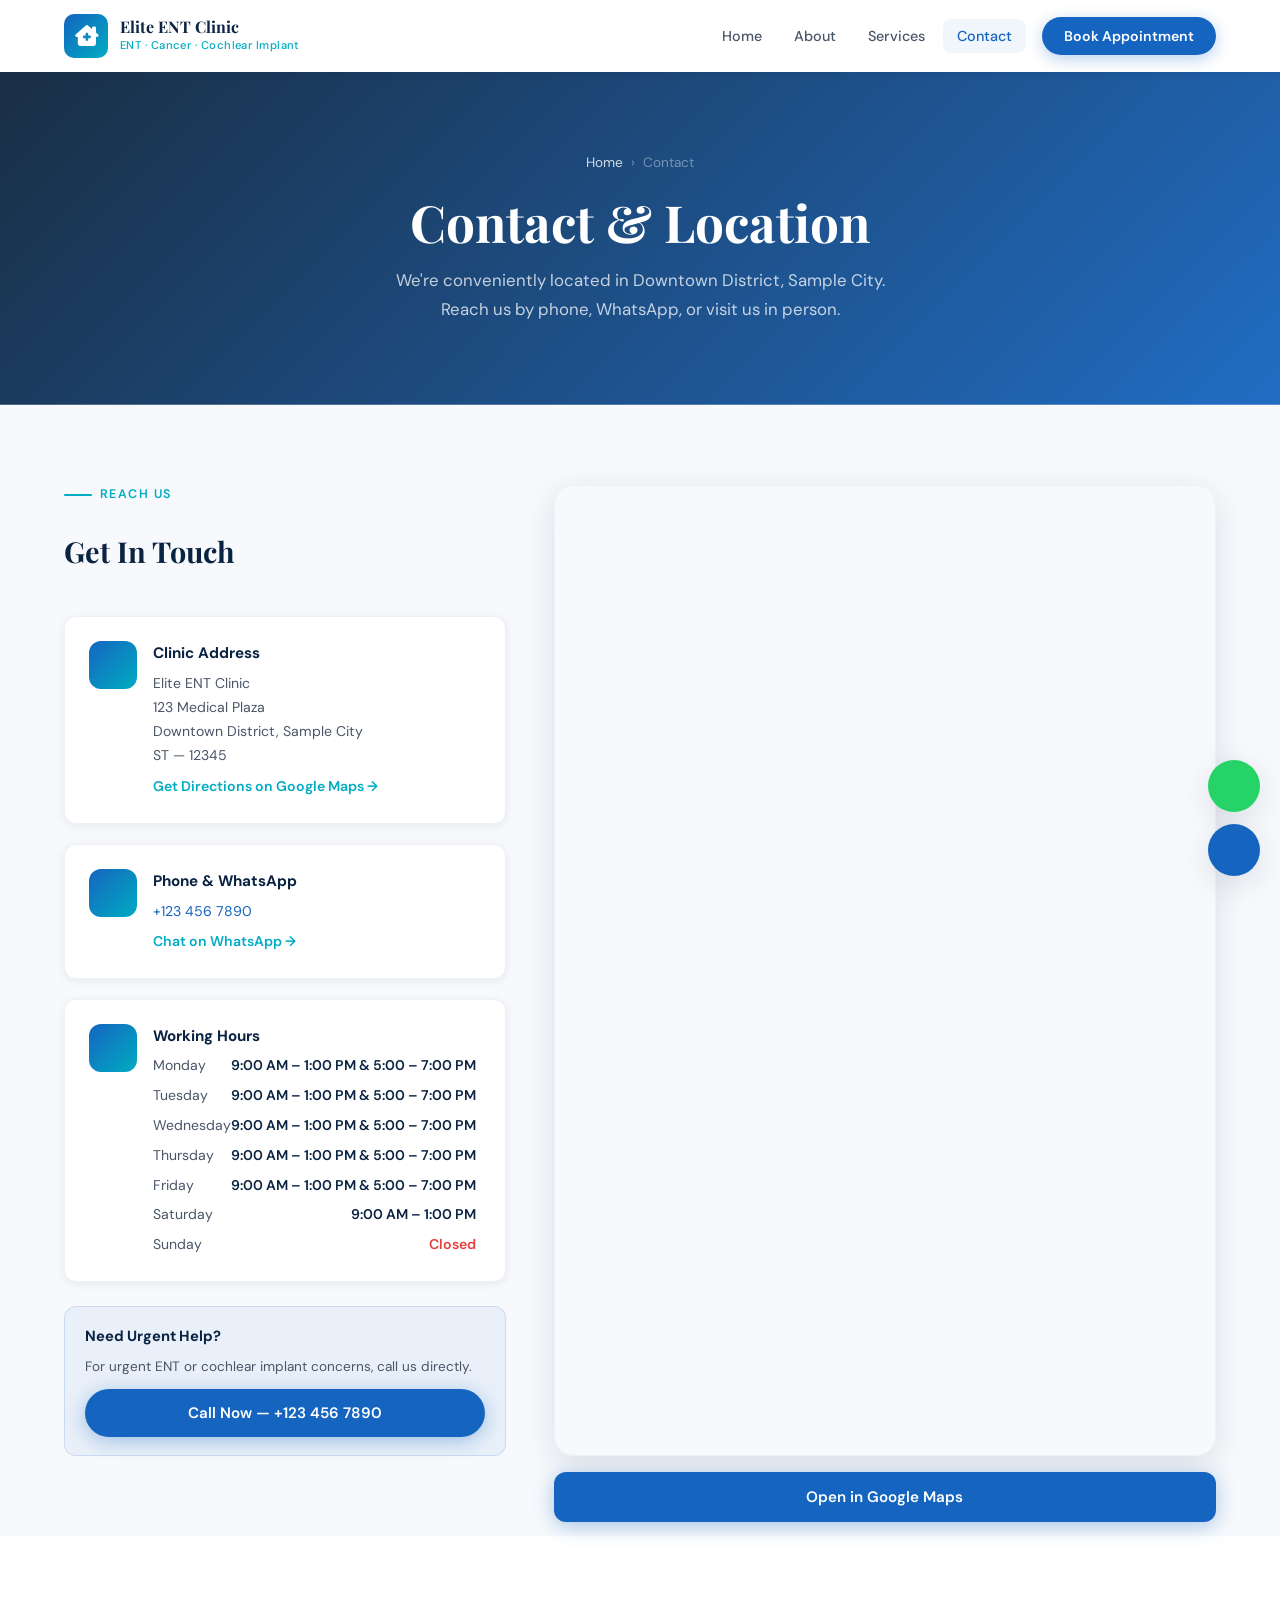
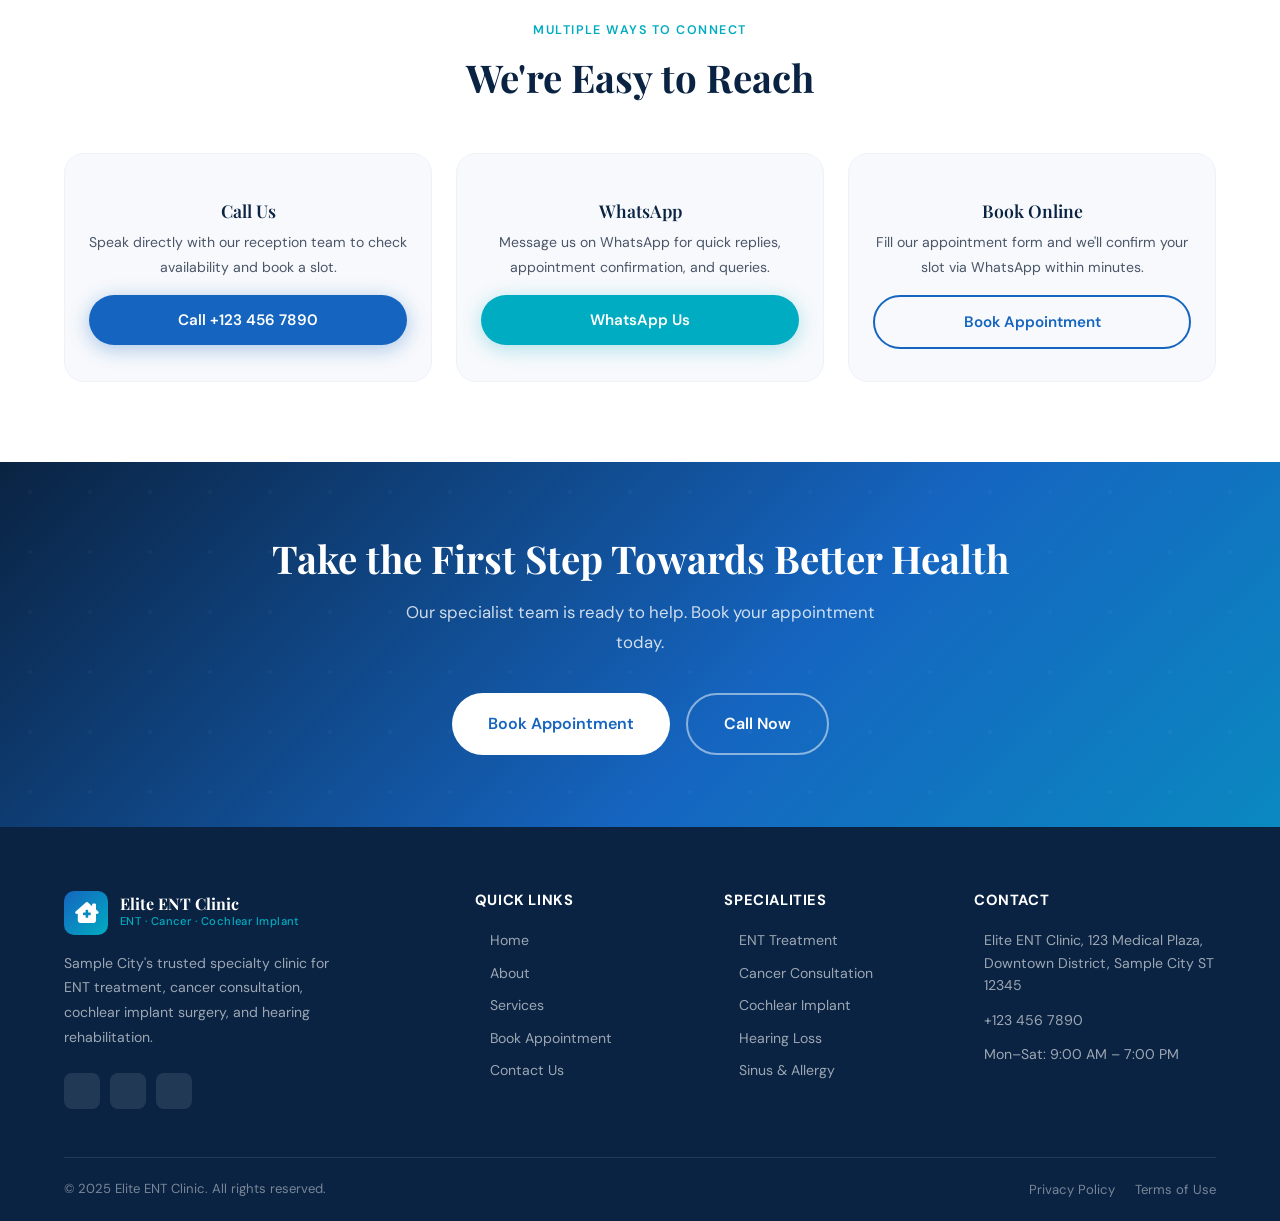
<file: contact.html>
<!DOCTYPE html>
<html lang="en">
<head>
  <meta charset="UTF-8" />
  <link rel="icon" href="https://api.iconify.design/medical-icon:i-health-services.svg" type="image/svg+xml" />
  <meta name="viewport" content="width=device-width, initial-scale=1.0" />
  <title>Contact Us | Elite ENT Clinic</title>
  <meta name="description" content="Contact Elite ENT Clinic in Sample City. Address: 123 Medical Plaza, Downtown District, Sample City, ST 12345. Phone: +123 456 7890." />
  <meta name="keywords" content="ENT Specialist Sample City contact, Elite ENT Clinic contact, ENT Clinic Sample City address" />
  <meta property="og:title" content="Contact Elite ENT Clinic | Sample City" />
  <meta property="og:description" content="Get directions, contact details, and working hours for Elite ENT Clinic in Sample City." />
  <link rel="stylesheet" href="styles.css" />
  <link rel="stylesheet" href="https://cdnjs.cloudflare.com/ajax/libs/font-awesome/6.4.0/css/all.min.css" />
  <link rel="preconnect" href="https://fonts.googleapis.com" />
</head>
<body>

<!-- ===== NAVBAR ===== -->
<header class="navbar" role="banner">
  <div class="container">
    <nav class="navbar-inner" aria-label="Main navigation">
      <a href="index.html" class="navbar-logo">
        <div class="logo-icon" aria-hidden="true"></div>
        <div>
          <div class="logo-text-main">Elite ENT Clinic</div>
          <div class="logo-text-sub">ENT · Cancer · Cochlear Implant</div>
        </div>
      </a>
      <ul class="navbar-nav">
        <li><a href="index.html" class="nav-link">Home</a></li>
        <li><a href="about.html" class="nav-link">About</a></li>
        <li><a href="services.html" class="nav-link">Services</a></li>
        <li><a href="contact.html" class="nav-link active">Contact</a></li>
        <li><a href="appointment.html" class="nav-cta">Book Appointment</a></li>
      </ul>
      <button class="hamburger" id="hamburger" aria-label="Toggle menu" aria-expanded="false">
        <span></span><span></span><span></span>
      </button>
    </nav>
  </div>
  <div class="mobile-menu" id="mobileMenu">
    <a href="index.html" class="nav-link">Home</a>
    <a href="about.html" class="nav-link">About</a>
    <a href="services.html" class="nav-link">Services</a>
    <a href="contact.html" class="nav-link active">Contact</a>
    <a href="appointment.html" class="nav-cta"> Book Appointment</a>
  </div>
</header>

<!-- ===== PAGE HERO ===== -->
<section class="page-hero" aria-label="Page header">
  <div class="container">
    <nav class="breadcrumb" aria-label="Breadcrumb">
      <a href="index.html">Home</a>
      <span>›</span>
      <span>Contact</span>
    </nav>
    <h1>Contact &amp; Location</h1>
    <p>We're conveniently located in Downtown District, Sample City. Reach us by phone, WhatsApp, or visit us in person.</p>
  </div>
</section>

<!-- ===== CONTACT SECTION ===== -->
<section class="section-pad" style="background:var(--off-white);" aria-label="Contact information">
  <div class="container">
    <div class="contact-grid">

      <!-- Left: Contact Info -->
      <aside class="contact-info" aria-label="Clinic contact details">
        <div class="section-label" style="margin-bottom:8px;">Reach Us</div>
        <h2 style="margin-bottom:28px;font-size:1.8rem;">Get In Touch</h2>

        <!-- Address -->
        <div class="contact-card reveal" role="article">
          <div class="contact-card-icon" aria-hidden="true"></div>
          <div>
            <div class="contact-card-title">Clinic Address</div>
            <span>Elite ENT Clinic</span>
            <span>123 Medical Plaza</span>
            <span>Downtown District, Sample City</span>
            <span>ST — 12345</span>
            <a href="https://maps.google.com" target="_blank" rel="noopener"
               style="color:var(--teal);font-weight:600;display:inline-flex;align-items:center;gap:6px;margin-top:8px;font-size:0.88rem;">
               Get Directions on Google Maps →
            </a>
          </div>
        </div>

        <!-- Phone -->
        <div class="contact-card reveal reveal-delay-1" role="article">
          <div class="contact-card-icon" aria-hidden="true"></div>
          <div>
            <div class="contact-card-title">Phone &amp; WhatsApp</div>
            <a href="tel:+1234567890">+123 456 7890</a>
            <a href="https://wa.me/1234567890?text=Hello%20Elite%20ENT%20Clinic%2C%20I%20need%20assistance."
               target="_blank" rel="noopener"
               style="color:var(--teal);font-weight:600;display:inline-flex;align-items:center;gap:6px;margin-top:6px;font-size:0.88rem;">
               Chat on WhatsApp →
            </a>
          </div>
        </div>

        <!-- Timings -->
        <div class="contact-card reveal reveal-delay-2" role="article">
          <div class="contact-card-icon" aria-hidden="true"></div>
          <div>
            <div class="contact-card-title">Working Hours</div>
            <div class="hours-list" role="list">
              <div class="hours-row" role="listitem">
                <span class="day">Monday</span>
                <span class="time">9:00 AM – 1:00 PM &amp; 5:00 – 7:00 PM</span>
              </div>
              <div class="hours-row" role="listitem">
                <span class="day">Tuesday</span>
                <span class="time">9:00 AM – 1:00 PM &amp; 5:00 – 7:00 PM</span>
              </div>
              <div class="hours-row" role="listitem">
                <span class="day">Wednesday</span>
                <span class="time">9:00 AM – 1:00 PM &amp; 5:00 – 7:00 PM</span>
              </div>
              <div class="hours-row" role="listitem">
                <span class="day">Thursday</span>
                <span class="time">9:00 AM – 1:00 PM &amp; 5:00 – 7:00 PM</span>
              </div>
              <div class="hours-row" role="listitem">
                <span class="day">Friday</span>
                <span class="time">9:00 AM – 1:00 PM &amp; 5:00 – 7:00 PM</span>
              </div>
              <div class="hours-row" role="listitem">
                <span class="day">Saturday</span>
                <span class="time">9:00 AM – 1:00 PM</span>
              </div>
              <div class="hours-row closed" role="listitem">
                <span class="day">Sunday</span>
                <span class="time">Closed</span>
              </div>
            </div>
          </div>
        </div>

        <!-- Emergency -->
        <div style="background:rgba(21,101,192,0.06);border:1px solid rgba(21,101,192,0.15);border-radius:var(--radius);padding:18px 20px;margin-top:4px;" class="reveal reveal-delay-3">
          <div style="font-weight:700;color:var(--navy);font-size:0.92rem;margin-bottom:6px;"> Need Urgent Help?</div>
          <p style="font-size:0.85rem;margin-bottom:10px;">For urgent ENT or cochlear implant concerns, call us directly.</p>
          <a href="tel:+1234567890" class="btn btn-primary" style="width:100%;justify-content:center;padding:12px;">
             Call Now — +123 456 7890
          </a>
        </div>
      </aside>

      <!-- Right: Map -->
      <div class="reveal reveal-delay-1">
        <div class="map-wrap" role="complementary" aria-label="Google Maps location">
          <iframe
            src="https://www.google.com/maps/embed?pb=!1m18!1m12!1m3!1d3490.0!2d0.0!3d0.0!2m3!1f0!2f0!3f0!3m2!1i1024!2i768!4f13.1!3m3!1m2!1s0x0%3A0x0!2sDemo%20Location!5e0!3m2!1sen!2sin!4v1234567890!5m2!1sen!2sin"
            width="100%"
            height="100%"
            style="border:0;min-height:500px;display:block;"
            allowfullscreen
            loading="lazy"
            referrerpolicy="no-referrer-when-downgrade"
            title="Elite ENT Clinic location on Google Maps"
          ></iframe>
        </div>

        <!-- Open in Maps button -->
        <a
          href="https://maps.google.com"
          target="_blank"
          rel="noopener"
          class="btn btn-primary"
          style="width:100%;justify-content:center;margin-top:16px;border-radius:12px;"
        >
           Open in Google Maps
        </a>
      </div>

    </div>
  </div>
</section>

<!-- ===== REACH US SECTION ===== -->
<section class="section-pad" aria-label="Ways to reach us">
  <div class="container">
    <div class="section-header center">
      <div class="section-label">Multiple Ways to Connect</div>
      <h2 class="section-title">We're Easy to Reach</h2>
    </div>

    <div style="display:grid;grid-template-columns:repeat(3,1fr);gap:24px;" class="reach-grid">
      <div style="text-align:center;background:var(--off-white);border-radius:var(--radius-lg);padding:32px 24px;border:1px solid var(--gray-light);" class="reveal">
        <div style="font-size:2.4rem;margin-bottom:14px;"></div>
        <h3 style="margin-bottom:8px;font-size:1.1rem;">Call Us</h3>
        <p style="font-size:0.88rem;margin-bottom:16px;">Speak directly with our reception team to check availability and book a slot.</p>
        <a href="tel:+1234567890" class="btn btn-primary" style="width:100%;justify-content:center;">Call +123 456 7890</a>
      </div>

      <div style="text-align:center;background:var(--off-white);border-radius:var(--radius-lg);padding:32px 24px;border:1px solid var(--gray-light);" class="reveal reveal-delay-1">
        <div style="font-size:2.4rem;margin-bottom:14px;"></div>
        <h3 style="margin-bottom:8px;font-size:1.1rem;">WhatsApp</h3>
        <p style="font-size:0.88rem;margin-bottom:16px;">Message us on WhatsApp for quick replies, appointment confirmation, and queries.</p>
        <a href="https://wa.me/1234567890?text=Hello%20Elite%20ENT%20Clinic%2C%20I'd%20like%20to%20book%20an%20appointment."
           target="_blank" rel="noopener"
           class="btn btn-teal" style="width:100%;justify-content:center;">
          WhatsApp Us
        </a>
      </div>

      <div style="text-align:center;background:var(--off-white);border-radius:var(--radius-lg);padding:32px 24px;border:1px solid var(--gray-light);" class="reveal reveal-delay-2">
        <div style="font-size:2.4rem;margin-bottom:14px;"></div>
        <h3 style="margin-bottom:8px;font-size:1.1rem;">Book Online</h3>
        <p style="font-size:0.88rem;margin-bottom:16px;">Fill our appointment form and we'll confirm your slot via WhatsApp within minutes.</p>
        <a href="appointment.html" class="btn btn-outline" style="width:100%;justify-content:center;">Book Appointment</a>
      </div>
    </div>
  </div>
</section>

<!-- ===== CTA BANNER ===== -->
<section class="cta-banner" aria-label="Appointment call-to-action">
  <div class="container">
    <h2>Take the First Step Towards Better Health</h2>
    <p>Our specialist team is ready to help. Book your appointment today.</p>
    <div class="cta-actions">
      <a href="appointment.html" class="btn btn-white btn-lg"> Book Appointment</a>
      <a href="tel:+1234567890" class="btn btn-outline btn-lg" style="color:white;border-color:rgba(255,255,255,0.5);"> Call Now</a>
    </div>
  </div>
</section>

<!-- ===== FOOTER ===== -->
<footer class="footer" role="contentinfo">
  <div class="container">
    <div class="footer-grid">
      <div class="footer-brand">
        <a href="index.html" class="navbar-logo">
          <div class="logo-icon" aria-hidden="true"></div>
          <div>
            <div class="logo-text-main">Elite ENT Clinic</div>
            <div class="logo-text-sub">ENT · Cancer · Cochlear Implant</div>
          </div>
        </a>
        <p class="footer-desc">Sample City's trusted specialty clinic for ENT treatment, cancer consultation, cochlear implant surgery, and hearing rehabilitation.</p>
        <div class="footer-socials">
          <a href="#" class="footer-social-btn" aria-label="Facebook"></a>
          <a href="#" class="footer-social-btn" aria-label="Instagram"></a>
          <a href="https://wa.me/1234567890" class="footer-social-btn" aria-label="WhatsApp"></a>
        </div>
      </div>
      <div class="footer-col">
        <h4>Quick Links</h4>
        <ul class="footer-links">
          <li><a href="index.html" class="footer-link">Home</a></li>
          <li><a href="about.html" class="footer-link">About</a></li>
          <li><a href="services.html" class="footer-link">Services</a></li>
          <li><a href="appointment.html" class="footer-link">Book Appointment</a></li>
          <li><a href="contact.html" class="footer-link">Contact Us</a></li>
        </ul>
      </div>
      <div class="footer-col">
        <h4>Specialities</h4>
        <ul class="footer-links">
          <li><a href="services.html#ent" class="footer-link">ENT Treatment</a></li>
          <li><a href="services.html#cancer" class="footer-link">Cancer Consultation</a></li>
          <li><a href="services.html#cochlear" class="footer-link">Cochlear Implant</a></li>
          <li><a href="services.html#hearing" class="footer-link">Hearing Loss</a></li>
          <li><a href="services.html#sinus" class="footer-link">Sinus &amp; Allergy</a></li>
        </ul>
      </div>
      <div class="footer-col">
        <h4>Contact</h4>
        <div class="footer-contact-item">
          <span class="icon"></span>
          <span>Elite ENT Clinic, 123 Medical Plaza, Downtown District, Sample City ST 12345</span>
        </div>
        <div class="footer-contact-item">
          <span class="icon"></span>
          <a href="tel:+1234567890">+123 456 7890</a>
        </div>
        <div class="footer-contact-item">
          <span class="icon"></span>
          <span>Mon–Sat: 9:00 AM – 7:00 PM</span>
        </div>
      </div>
    </div>
    <div class="footer-bottom">
      <p class="footer-bottom-text">© 2025 Elite ENT Clinic. All rights reserved.</p>
      <div class="footer-bottom-links">
        <a href="#" class="footer-bottom-link">Privacy Policy</a>
        <a href="#" class="footer-bottom-link">Terms of Use</a>
      </div>
    </div>
  </div>
</footer>

<div class="floating-buttons">
  <a href="https://wa.me/1234567890" class="float-btn float-wa" target="_blank" rel="noopener" aria-label="WhatsApp"></a>
  <a href="tel:+1234567890" class="float-btn float-call" aria-label="Call"></a>
</div>

<script src="script.js"></script>

<style>
  @media (max-width: 768px) {
    .reach-grid { grid-template-columns: 1fr !important; }
  }
</style>
</body>
</html>
</file>
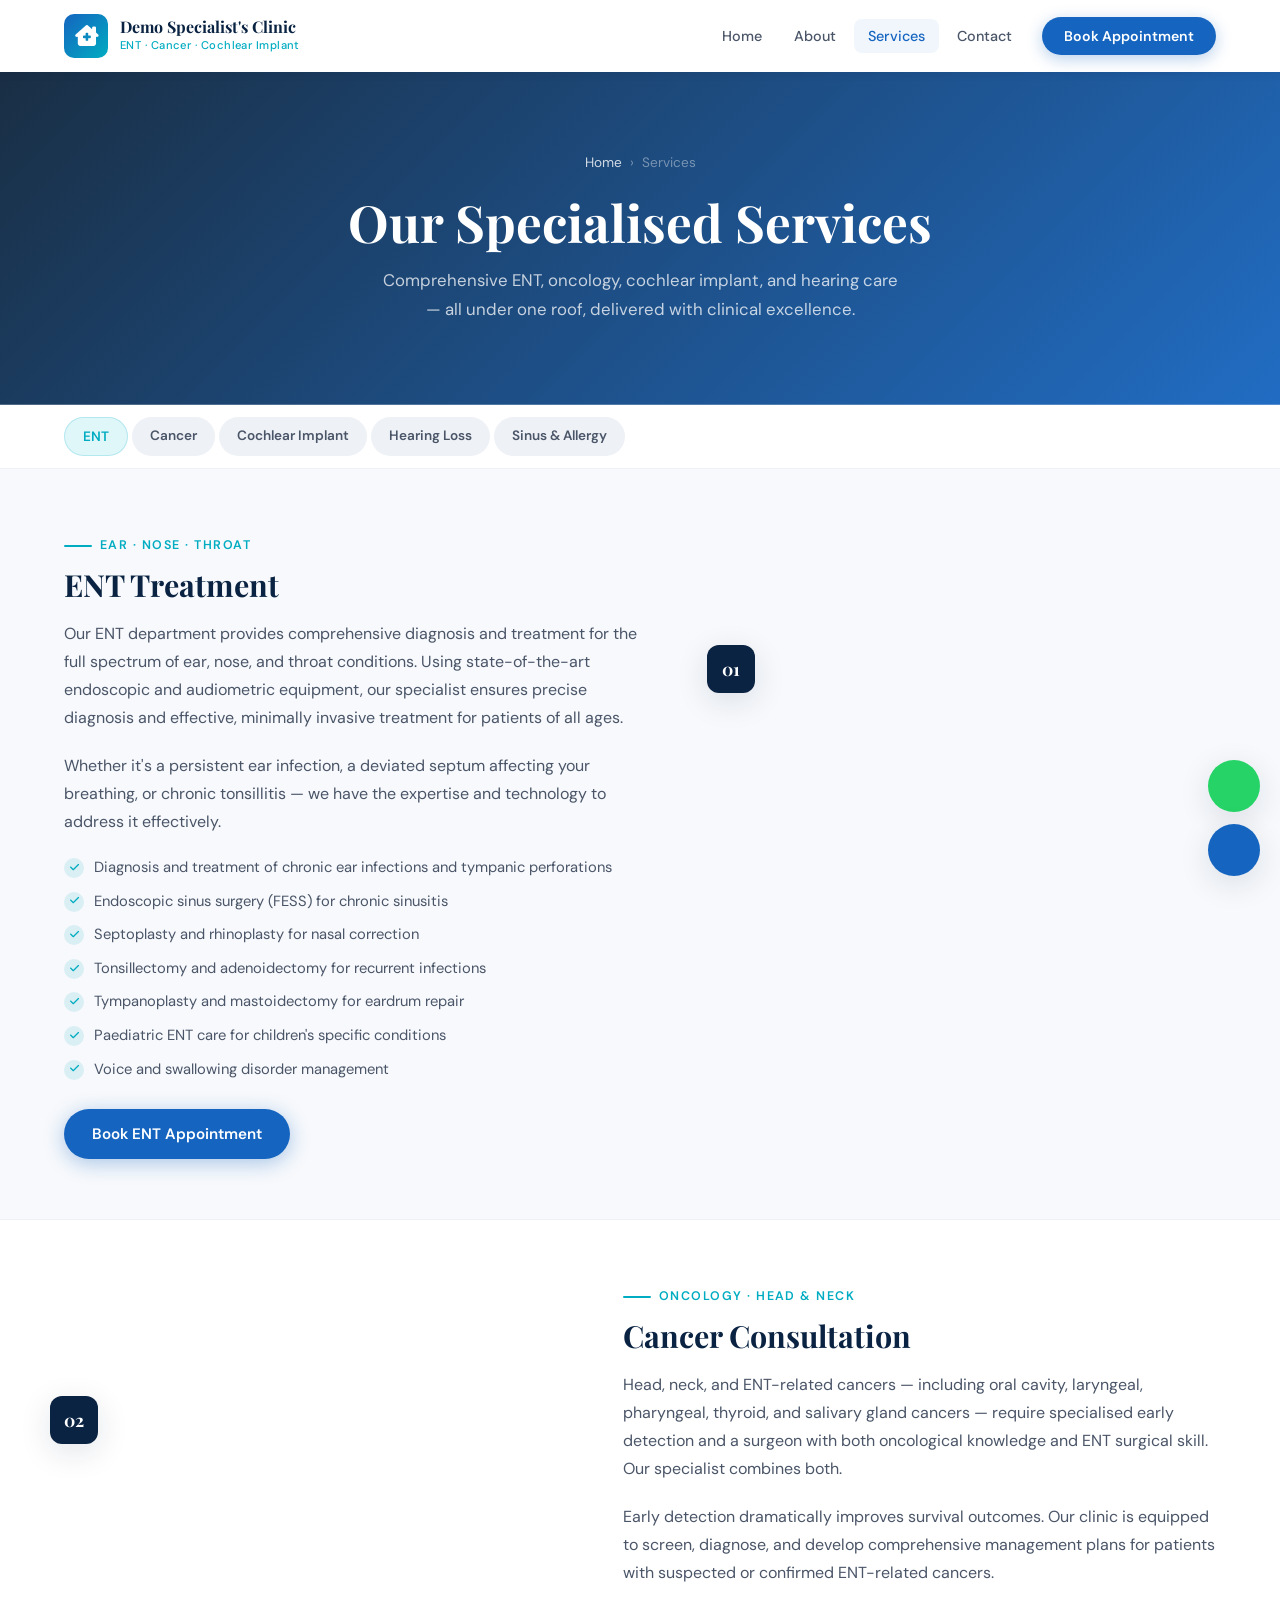
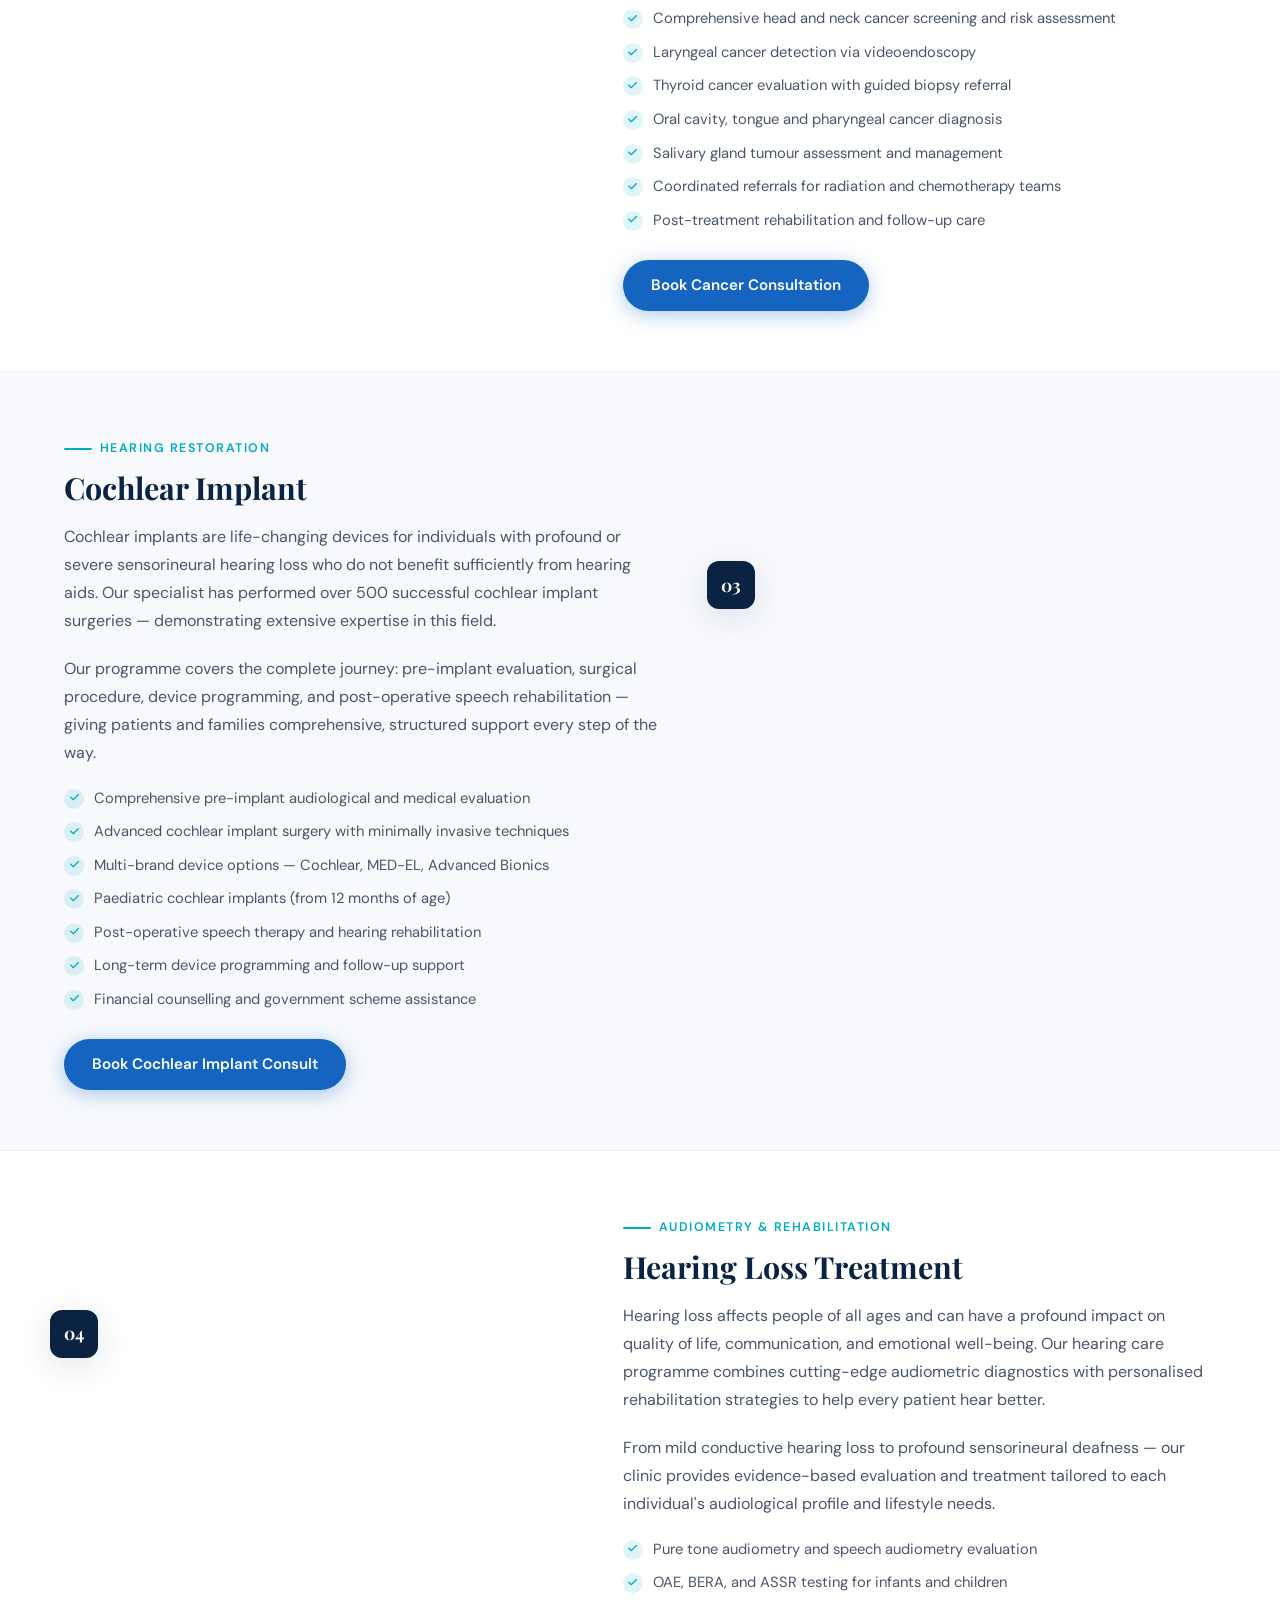
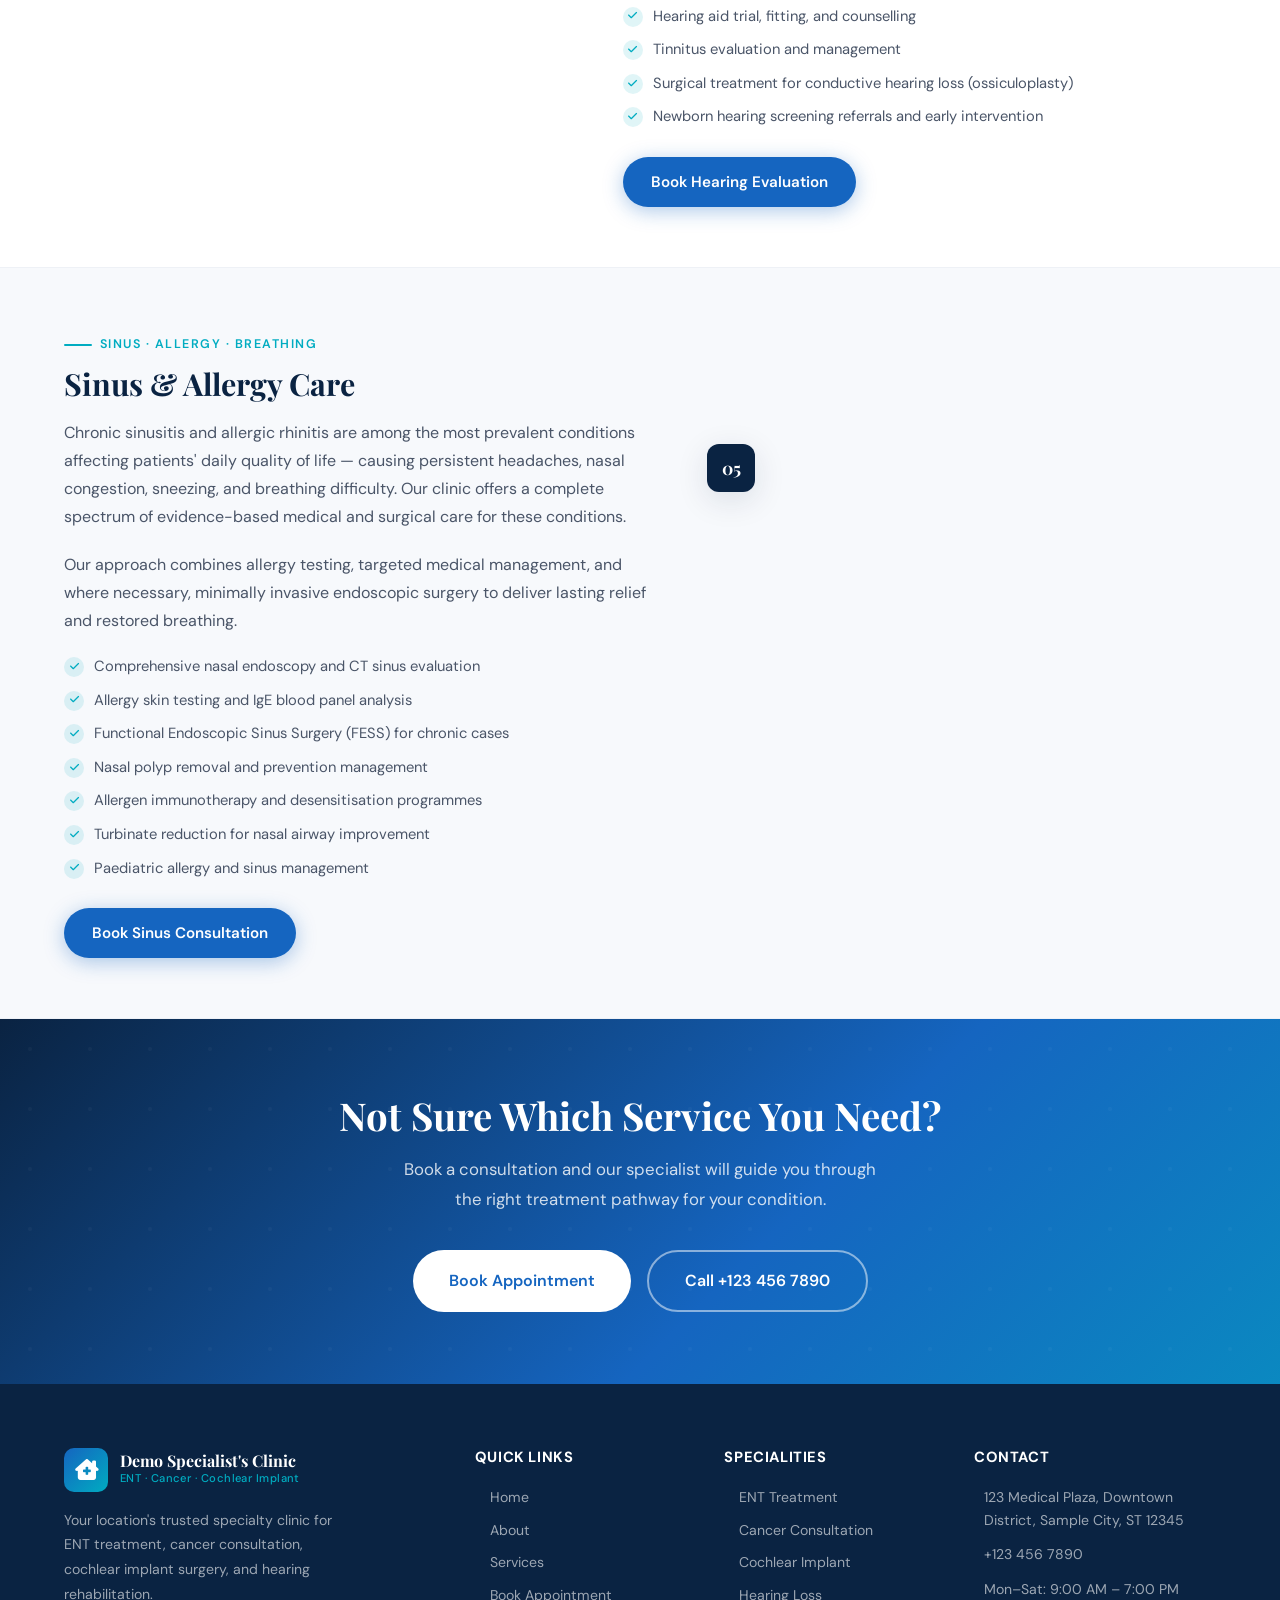
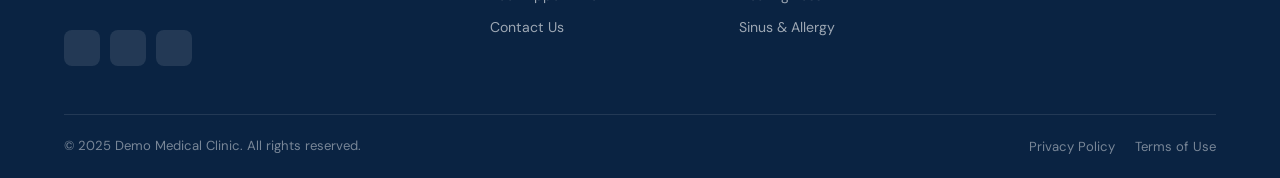
<file: services.html>
<!DOCTYPE html>
<html lang="en">
<head>
  <meta charset="UTF-8" />
  <link rel="icon" href="https://api.iconify.design/medical-icon:i-health-services.svg" type="image/svg+xml" />
  <meta name="viewport" content="width=device-width, initial-scale=1.0" />
  <title>ENT, Cancer & Cochlear Implant Services | Our Specialist's Clinic Your Location</title>
  <meta name="description" content="Detailed ENT treatment, Cancer consultation, Cochlear Implant surgery, Hearing Loss treatment and Sinus & Allergy care at our specialist clinic in your location." />
  <meta name="keywords" content="ENT Specialist, Cochlear Implant Clinic, Cancer ENT Doctor, Sinus Treatment, Hearing Loss Treatment" />
  <meta property="og:title" content="Our Services | Specialist's ENT Clinic" />
  <meta property="og:description" content="ENT Treatment, Cancer Consultation, Cochlear Implant, Hearing Loss, and Sinus Care available." />
  <link rel="stylesheet" href="styles.css" />
  <link rel="stylesheet" href="https://cdnjs.cloudflare.com/ajax/libs/font-awesome/6.4.0/css/all.min.css" />
  <link rel="preconnect" href="https://fonts.googleapis.com" />
</head>
<body>

<!-- ===== NAVBAR ===== -->
<header class="navbar" role="banner">
  <div class="container">
    <nav class="navbar-inner" aria-label="Main navigation">
      <a href="index.html" class="navbar-logo">
        <div class="logo-icon" aria-hidden="true"></div>
        <div>
          <div class="logo-text-main">Demo Specialist's Clinic</div>
          <div class="logo-text-sub">ENT · Cancer · Cochlear Implant</div>
        </div>
      </a>
      <ul class="navbar-nav">
        <li><a href="index.html" class="nav-link">Home</a></li>
        <li><a href="about.html" class="nav-link">About</a></li>
        <li><a href="services.html" class="nav-link active">Services</a></li>
        <li><a href="contact.html" class="nav-link">Contact</a></li>
        <li><a href="appointment.html" class="nav-cta">Book Appointment</a></li>
      </ul>
      <button class="hamburger" id="hamburger" aria-label="Toggle menu" aria-expanded="false">
        <span></span><span></span><span></span>
      </button>
    </nav>
  </div>
  <div class="mobile-menu" id="mobileMenu">
    <a href="index.html" class="nav-link">Home</a>
    <a href="about.html" class="nav-link">About</a>
    <a href="services.html" class="nav-link active">Services</a>
    <a href="contact.html" class="nav-link">Contact</a>
    <a href="appointment.html" class="nav-cta"> Book Appointment</a>
  </div>
</header>

<!-- ===== PAGE HERO ===== -->
<section class="page-hero" aria-label="Page header">
  <div class="container">
    <nav class="breadcrumb" aria-label="Breadcrumb">
      <a href="index.html">Home</a>
      <span>›</span>
      <span>Services</span>
    </nav>
    <h1>Our Specialised Services</h1>
    <p>Comprehensive ENT, oncology, cochlear implant, and hearing care — all under one roof, delivered with clinical excellence.</p>
  </div>
</section>

<!-- ===== SERVICES NAV ===== -->
<nav class="services-nav-bar" aria-label="Services quick navigation" style="background:var(--white);border-bottom:1px solid var(--gray-light);position:sticky;top:72px;z-index:100;padding:0;">
  <div class="container">
    <div style="display:flex;gap:4px;overflow-x:auto;padding:12px 0;scrollbar-width:none;">
      <a href="#ent" style="padding:8px 18px;border-radius:50px;background:var(--teal-light);color:var(--teal);font-size:0.85rem;font-weight:600;white-space:nowrap;border:1px solid rgba(0,172,193,0.2);flex-shrink:0;"> ENT</a>
      <a href="#cancer" style="padding:8px 18px;border-radius:50px;background:var(--gray-light);color:var(--gray-dark);font-size:0.85rem;font-weight:600;white-space:nowrap;flex-shrink:0;"> Cancer</a>
      <a href="#cochlear" style="padding:8px 18px;border-radius:50px;background:var(--gray-light);color:var(--gray-dark);font-size:0.85rem;font-weight:600;white-space:nowrap;flex-shrink:0;"> Cochlear Implant</a>
      <a href="#hearing" style="padding:8px 18px;border-radius:50px;background:var(--gray-light);color:var(--gray-dark);font-size:0.85rem;font-weight:600;white-space:nowrap;flex-shrink:0;"> Hearing Loss</a>
      <a href="#sinus" style="padding:8px 18px;border-radius:50px;background:var(--gray-light);color:var(--gray-dark);font-size:0.85rem;font-weight:600;white-space:nowrap;flex-shrink:0;"> Sinus &amp; Allergy</a>
    </div>
  </div>
</nav>

<!-- ===== SERVICE 1: ENT ===== -->
<section id="ent" class="service-detail" aria-label="ENT Treatment">
  <div class="container">
    <div class="service-detail-grid">
      <div class="service-detail-img reveal" aria-hidden="true" style="background-image: url('https://images.unsplash.com/photo-1581595220892-b0739db3ba8c?w=500&h=400&fit=crop'); background-size: cover; background-position: center;">
        
        <div class="service-detail-num">01</div>
      </div>
      <div class="service-detail-content reveal reveal-delay-1">
        <div class="section-label">Ear · Nose · Throat</div>
        <h2>ENT Treatment</h2>
        <p>Our ENT department provides comprehensive diagnosis and treatment for the full spectrum of ear, nose, and throat conditions. Using state-of-the-art endoscopic and audiometric equipment, our specialist ensures precise diagnosis and effective, minimally invasive treatment for patients of all ages.</p>
        <p>Whether it's a persistent ear infection, a deviated septum affecting your breathing, or chronic tonsillitis — we have the expertise and technology to address it effectively.</p>

        <ul class="service-benefits" aria-label="Key benefits">
          <li class="benefit-item"><div class="benefit-check" aria-hidden="true"></div><span>Diagnosis and treatment of chronic ear infections and tympanic perforations</span></li>
          <li class="benefit-item"><div class="benefit-check" aria-hidden="true"></div><span>Endoscopic sinus surgery (FESS) for chronic sinusitis</span></li>
          <li class="benefit-item"><div class="benefit-check" aria-hidden="true"></div><span>Septoplasty and rhinoplasty for nasal correction</span></li>
          <li class="benefit-item"><div class="benefit-check" aria-hidden="true"></div><span>Tonsillectomy and adenoidectomy for recurrent infections</span></li>
          <li class="benefit-item"><div class="benefit-check" aria-hidden="true"></div><span>Tympanoplasty and mastoidectomy for eardrum repair</span></li>
          <li class="benefit-item"><div class="benefit-check" aria-hidden="true"></div><span>Paediatric ENT care for children's specific conditions</span></li>
          <li class="benefit-item"><div class="benefit-check" aria-hidden="true"></div><span>Voice and swallowing disorder management</span></li>
        </ul>

        <a href="appointment.html" class="btn btn-primary"> Book ENT Appointment</a>
      </div>
    </div>
  </div>
</section>

<!-- ===== SERVICE 2: CANCER ===== -->
<section id="cancer" class="service-detail" aria-label="Cancer Consultation">
  <div class="container">
    <div class="service-detail-grid">
      <div class="service-detail-img reveal" style="background:linear-gradient(145deg,#7b1fa2,#1565c0); background-image: url('https://images.unsplash.com/photo-1579154204601-01588f351e67?w=500&h=400&fit=crop'); background-size: cover; background-position: center;" aria-hidden="true">
        
        <div class="service-detail-num">02</div>
      </div>
      <div class="service-detail-content reveal reveal-delay-1">
        <div class="section-label">Oncology · Head &amp; Neck</div>
        <h2>Cancer Consultation</h2>
        <p>Head, neck, and ENT-related cancers — including oral cavity, laryngeal, pharyngeal, thyroid, and salivary gland cancers — require specialised early detection and a surgeon with both oncological knowledge and ENT surgical skill. Our specialist combines both.</p>
        <p>Early detection dramatically improves survival outcomes. Our clinic is equipped to screen, diagnose, and develop comprehensive management plans for patients with suspected or confirmed ENT-related cancers.</p>

        <ul class="service-benefits">
          <li class="benefit-item"><div class="benefit-check" aria-hidden="true"></div><span>Comprehensive head and neck cancer screening and risk assessment</span></li>
          <li class="benefit-item"><div class="benefit-check" aria-hidden="true"></div><span>Laryngeal cancer detection via videoendoscopy</span></li>
          <li class="benefit-item"><div class="benefit-check" aria-hidden="true"></div><span>Thyroid cancer evaluation with guided biopsy referral</span></li>
          <li class="benefit-item"><div class="benefit-check" aria-hidden="true"></div><span>Oral cavity, tongue and pharyngeal cancer diagnosis</span></li>
          <li class="benefit-item"><div class="benefit-check" aria-hidden="true"></div><span>Salivary gland tumour assessment and management</span></li>
          <li class="benefit-item"><div class="benefit-check" aria-hidden="true"></div><span>Coordinated referrals for radiation and chemotherapy teams</span></li>
          <li class="benefit-item"><div class="benefit-check" aria-hidden="true"></div><span>Post-treatment rehabilitation and follow-up care</span></li>
        </ul>

        <a href="appointment.html" class="btn btn-primary"> Book Cancer Consultation</a>
      </div>
    </div>
  </div>
</section>

<!-- ===== SERVICE 3: COCHLEAR IMPLANT ===== -->
<section id="cochlear" class="service-detail" aria-label="Cochlear Implant">
  <div class="container">
    <div class="service-detail-grid">
      <div class="service-detail-img reveal" style="background:linear-gradient(145deg,#00796b,#0288d1); background-image: url('https://images.unsplash.com/photo-1576091160550-2173dba999ef?w=500&h=400&fit=crop'); background-size: cover; background-position: center;" aria-hidden="true">
        
        <div class="service-detail-num">03</div>
      </div>
      <div class="service-detail-content reveal reveal-delay-1">
        <div class="section-label">Hearing Restoration</div>
        <h2>Cochlear Implant</h2>
        <p>Cochlear implants are life-changing devices for individuals with profound or severe sensorineural hearing loss who do not benefit sufficiently from hearing aids. Our specialist has performed over 500 successful cochlear implant surgeries — demonstrating extensive expertise in this field.</p>
        <p>Our programme covers the complete journey: pre-implant evaluation, surgical procedure, device programming, and post-operative speech rehabilitation — giving patients and families comprehensive, structured support every step of the way.</p>

        <ul class="service-benefits">
          <li class="benefit-item"><div class="benefit-check" aria-hidden="true"></div><span>Comprehensive pre-implant audiological and medical evaluation</span></li>
          <li class="benefit-item"><div class="benefit-check" aria-hidden="true"></div><span>Advanced cochlear implant surgery with minimally invasive techniques</span></li>
          <li class="benefit-item"><div class="benefit-check" aria-hidden="true"></div><span>Multi-brand device options — Cochlear, MED-EL, Advanced Bionics</span></li>
          <li class="benefit-item"><div class="benefit-check" aria-hidden="true"></div><span>Paediatric cochlear implants (from 12 months of age)</span></li>
          <li class="benefit-item"><div class="benefit-check" aria-hidden="true"></div><span>Post-operative speech therapy and hearing rehabilitation</span></li>
          <li class="benefit-item"><div class="benefit-check" aria-hidden="true"></div><span>Long-term device programming and follow-up support</span></li>
          <li class="benefit-item"><div class="benefit-check" aria-hidden="true"></div><span>Financial counselling and government scheme assistance</span></li>
        </ul>

        <a href="appointment.html" class="btn btn-primary"> Book Cochlear Implant Consult</a>
      </div>
    </div>
  </div>
</section>

<!-- ===== SERVICE 4: HEARING LOSS ===== -->
<section id="hearing" class="service-detail" aria-label="Hearing Loss Treatment">
  <div class="container">
    <div class="service-detail-grid">
      <div class="service-detail-img reveal" style="background:linear-gradient(145deg,#e65100,#f57c00); background-image: url('https://images.unsplash.com/photo-1584467735871-8e85353a8413?w=500&h=400&fit=crop'); background-size: cover; background-position: center;" aria-hidden="true">
        
        <div class="service-detail-num">04</div>
      </div>
      <div class="service-detail-content reveal reveal-delay-1">
        <div class="section-label">Audiometry &amp; Rehabilitation</div>
        <h2>Hearing Loss Treatment</h2>
        <p>Hearing loss affects people of all ages and can have a profound impact on quality of life, communication, and emotional well-being. Our hearing care programme combines cutting-edge audiometric diagnostics with personalised rehabilitation strategies to help every patient hear better.</p>
        <p>From mild conductive hearing loss to profound sensorineural deafness — our clinic provides evidence-based evaluation and treatment tailored to each individual's audiological profile and lifestyle needs.</p>

        <ul class="service-benefits">
          <li class="benefit-item"><div class="benefit-check" aria-hidden="true"></div><span>Pure tone audiometry and speech audiometry evaluation</span></li>
          <li class="benefit-item"><div class="benefit-check" aria-hidden="true"></div><span>OAE, BERA, and ASSR testing for infants and children</span></li>
          <li class="benefit-item"><div class="benefit-check" aria-hidden="true"></div><span>Hearing aid trial, fitting, and counselling</span></li>
          <li class="benefit-item"><div class="benefit-check" aria-hidden="true"></div><span>Tinnitus evaluation and management</span></li>
          <li class="benefit-item"><div class="benefit-check" aria-hidden="true"></div><span>Surgical treatment for conductive hearing loss (ossiculoplasty)</span></li>
          <li class="benefit-item"><div class="benefit-check" aria-hidden="true"></div><span>Newborn hearing screening referrals and early intervention</span></li>
        </ul>

        <a href="appointment.html" class="btn btn-primary"> Book Hearing Evaluation</a>
      </div>
    </div>
  </div>
</section>

<!-- ===== SERVICE 5: SINUS & ALLERGY ===== -->
<section id="sinus" class="service-detail" aria-label="Sinus and Allergy Care">
  <div class="container">
    <div class="service-detail-grid">
      <div class="service-detail-img reveal" style="background:linear-gradient(145deg,#2e7d32,#0288d1); background-image: url('https://images.unsplash.com/photo-1631217868264-e5b90bb7e133?w=500&h=400&fit=crop'); background-size: cover; background-position: center;" aria-hidden="true">
        
        <div class="service-detail-num">05</div>
      </div>
      <div class="service-detail-content reveal reveal-delay-1">
        <div class="section-label">Sinus · Allergy · Breathing</div>
        <h2>Sinus &amp; Allergy Care</h2>
        <p>Chronic sinusitis and allergic rhinitis are among the most prevalent conditions affecting patients' daily quality of life — causing persistent headaches, nasal congestion, sneezing, and breathing difficulty. Our clinic offers a complete spectrum of evidence-based medical and surgical care for these conditions.</p>
        <p>Our approach combines allergy testing, targeted medical management, and where necessary, minimally invasive endoscopic surgery to deliver lasting relief and restored breathing.</p>

        <ul class="service-benefits">
          <li class="benefit-item"><div class="benefit-check" aria-hidden="true"></div><span>Comprehensive nasal endoscopy and CT sinus evaluation</span></li>
          <li class="benefit-item"><div class="benefit-check" aria-hidden="true"></div><span>Allergy skin testing and IgE blood panel analysis</span></li>
          <li class="benefit-item"><div class="benefit-check" aria-hidden="true"></div><span>Functional Endoscopic Sinus Surgery (FESS) for chronic cases</span></li>
          <li class="benefit-item"><div class="benefit-check" aria-hidden="true"></div><span>Nasal polyp removal and prevention management</span></li>
          <li class="benefit-item"><div class="benefit-check" aria-hidden="true"></div><span>Allergen immunotherapy and desensitisation programmes</span></li>
          <li class="benefit-item"><div class="benefit-check" aria-hidden="true"></div><span>Turbinate reduction for nasal airway improvement</span></li>
          <li class="benefit-item"><div class="benefit-check" aria-hidden="true"></div><span>Paediatric allergy and sinus management</span></li>
        </ul>

        <a href="appointment.html" class="btn btn-primary"> Book Sinus Consultation</a>
      </div>
    </div>
  </div>
</section>

<!-- ===== CTA BANNER ===== -->
<section class="cta-banner" aria-label="Appointment call-to-action">
  <div class="container">
    <h2>Not Sure Which Service You Need?</h2>
    <p>Book a consultation and our specialist will guide you through the right treatment pathway for your condition.</p>
    <div class="cta-actions">
      <a href="appointment.html" class="btn btn-white btn-lg"> Book Appointment</a>
      <a href="tel:+1234567890" class="btn btn-outline btn-lg" style="color:white;border-color:rgba(255,255,255,0.5);"> Call +123 456 7890</a>
    </div>
  </div>
</section>

<!-- ===== FOOTER ===== -->
<footer class="footer" role="contentinfo">
  <div class="container">
    <div class="footer-grid">
      <div class="footer-brand">
        <a href="index.html" class="navbar-logo">
          <div class="logo-icon" aria-hidden="true"></div>
          <div>
            <div class="logo-text-main">Demo Specialist's Clinic</div>
            <div class="logo-text-sub">ENT · Cancer · Cochlear Implant</div>
          </div>
        </a>
        <p class="footer-desc">Your location's trusted specialty clinic for ENT treatment, cancer consultation, cochlear implant surgery, and hearing rehabilitation.</p>
        <div class="footer-socials">
          <a href="#" class="footer-social-btn" aria-label="Facebook"></a>
          <a href="#" class="footer-social-btn" aria-label="Instagram"></a>
          <a href="https://wa.me/1234567890" class="footer-social-btn" aria-label="WhatsApp"></a>
        </div>
      </div>
      <div class="footer-col">
        <h4>Quick Links</h4>
        <ul class="footer-links">
          <li><a href="index.html" class="footer-link">Home</a></li>
          <li><a href="about.html" class="footer-link">About</a></li>
          <li><a href="services.html" class="footer-link">Services</a></li>
          <li><a href="appointment.html" class="footer-link">Book Appointment</a></li>
          <li><a href="contact.html" class="footer-link">Contact Us</a></li>
        </ul>
      </div>
      <div class="footer-col">
        <h4>Specialities</h4>
        <ul class="footer-links">
          <li><a href="#ent" class="footer-link">ENT Treatment</a></li>
          <li><a href="#cancer" class="footer-link">Cancer Consultation</a></li>
          <li><a href="#cochlear" class="footer-link">Cochlear Implant</a></li>
          <li><a href="#hearing" class="footer-link">Hearing Loss</a></li>
          <li><a href="#sinus" class="footer-link">Sinus &amp; Allergy</a></li>
        </ul>
      </div>
      <div class="footer-col">
        <h4>Contact</h4>
        <div class="footer-contact-item">
          <span class="icon"></span>
          <span>123 Medical Plaza, Downtown District, Sample City, ST 12345</span>
        </div>
        <div class="footer-contact-item">
          <span class="icon"></span>
          <a href="tel:+1234567890">+123 456 7890</a>
        </div>
        <div class="footer-contact-item">
          <span class="icon"></span>
          <span>Mon–Sat: 9:00 AM – 7:00 PM</span>
        </div>
      </div>
    </div>
    <div class="footer-bottom">
      <p class="footer-bottom-text">© 2025 Demo Medical Clinic. All rights reserved.</p>
      <div class="footer-bottom-links">
        <a href="#" class="footer-bottom-link">Privacy Policy</a>
        <a href="#" class="footer-bottom-link">Terms of Use</a>
      </div>
    </div>
  </div>
</footer>

<div class="floating-buttons">
  <a href="https://wa.me/1234567890" class="float-btn float-wa" target="_blank" rel="noopener" aria-label="WhatsApp"></a>
  <a href="tel:+1234567890" class="float-btn float-call" aria-label="Call"></a>
</div>

<script src="script.js"></script>
</body>
</html>
</file>
<file: styles.css>
/* ============================================
   DR BHUKAR'S CLINIC - MAIN STYLESHEET
   ============================================ */

@import url('https://fonts.googleapis.com/css2?family=Playfair+Display:wght@400;600;700&family=DM+Sans:wght@300;400;500;600&display=swap');

/* ---- CSS Variables ---- */
:root {
  --navy: #0a2342;
  --blue: #1565c0;
  --blue-mid: #1976d2;
  --teal: #00acc1;
  --teal-light: #e0f7fa;
  --white: #ffffff;
  --off-white: #f7f9fc;
  --gray-light: #eef1f6;
  --gray-mid: #9aa5b4;
  --gray-dark: #4a5568;
  --text: #1a202c;
  --shadow-sm: 0 2px 8px rgba(10,35,66,0.08);
  --shadow-md: 0 8px 32px rgba(10,35,66,0.12);
  --shadow-lg: 0 20px 60px rgba(10,35,66,0.18);
  --radius: 12px;
  --radius-lg: 20px;
  --transition: 0.3s cubic-bezier(0.4, 0, 0.2, 1);
}

/* ---- Reset & Base ---- */
*, *::before, *::after { box-sizing: border-box; margin: 0; padding: 0; }

html { scroll-behavior: smooth; font-size: 16px; }

body {
  font-family: 'DM Sans', sans-serif;
  color: var(--text);
  background: var(--white);
  overflow-x: hidden;
  line-height: 1.6;
}

img { max-width: 100%; display: block; }
a { text-decoration: none; color: inherit; }
ul { list-style: none; }

/* ---- Typography ---- */
h1, h2, h3, h4 {
  font-family: 'Playfair Display', serif;
  line-height: 1.25;
  color: var(--navy);
}

h1 { font-size: clamp(2rem, 5vw, 3.2rem); font-weight: 700; }
h2 { font-size: clamp(1.6rem, 3.5vw, 2.4rem); font-weight: 700; }
h3 { font-size: clamp(1.15rem, 2.5vw, 1.5rem); font-weight: 600; }
h4 { font-size: 1.1rem; font-weight: 600; }

p { color: var(--gray-dark); line-height: 1.75; }

/* ---- Utility ---- */
.container { max-width: 1200px; margin: 0 auto; padding: 0 24px; }
.section-pad { padding: 80px 0; }
.section-pad-sm { padding: 56px 0; }

.section-label {
  display: inline-flex;
  align-items: center;
  gap: 8px;
  font-family: 'DM Sans', sans-serif;
  font-size: 0.78rem;
  font-weight: 600;
  letter-spacing: 0.12em;
  text-transform: uppercase;
  color: var(--teal);
  margin-bottom: 12px;
}
.section-label::before {
  content: '';
  display: inline-block;
  width: 28px;
  height: 2px;
  background: var(--teal);
  border-radius: 2px;
}

.section-title { margin-bottom: 16px; }
.section-subtitle { font-size: 1.05rem; color: var(--gray-dark); max-width: 560px; }
.section-header { margin-bottom: 52px; }
.section-header.center { text-align: center; }
.section-header.center .section-subtitle { margin: 0 auto; }
.section-header.center .section-label { justify-content: center; }
.section-header.center .section-label::before { display: none; }

/* ---- Buttons ---- */
.btn {
  display: inline-flex;
  align-items: center;
  gap: 8px;
  padding: 13px 28px;
  border-radius: 50px;
  font-family: 'DM Sans', sans-serif;
  font-size: 0.95rem;
  font-weight: 600;
  cursor: pointer;
  border: none;
  transition: var(--transition);
  white-space: nowrap;
}

.btn-primary {
  background: var(--blue);
  color: var(--white);
  box-shadow: 0 4px 20px rgba(21,101,192,0.35);
}
.btn-primary:hover {
  background: var(--navy);
  transform: translateY(-2px);
  box-shadow: 0 8px 28px rgba(21,101,192,0.45);
}

.btn-outline {
  background: transparent;
  color: var(--blue);
  border: 2px solid var(--blue);
}
.btn-outline:hover {
  background: var(--blue);
  color: var(--white);
  transform: translateY(-2px);
}

.btn-teal {
  background: var(--teal);
  color: var(--white);
  box-shadow: 0 4px 20px rgba(0,172,193,0.3);
}
.btn-teal:hover {
  background: #00838f;
  transform: translateY(-2px);
}

.btn-white {
  background: var(--white);
  color: var(--blue);
}
.btn-white:hover {
  background: var(--gray-light);
  transform: translateY(-2px);
}

.btn-lg { padding: 16px 36px; font-size: 1rem; }

/* ============================================
   NAVBAR
   ============================================ */
.navbar {
  position: sticky;
  top: 0;
  z-index: 1000;
  background: var(--white);
  box-shadow: var(--shadow-sm);
  transition: var(--transition);
}

.navbar.scrolled {
  box-shadow: 0 4px 24px rgba(10,35,66,0.14);
}

.navbar-inner {
  display: flex;
  align-items: center;
  justify-content: space-between;
  height: 72px;
}

.navbar-logo {
  display: flex;
  align-items: center;
  gap: 12px;
  text-decoration: none;
}

.logo-icon {
  width: 44px;
  height: 44px;
  background: linear-gradient(135deg, var(--blue), var(--teal));
  border-radius: 10px;
  display: flex;
  align-items: center;
  justify-content: center;
  color: white;
  font-size: 1.3rem;
  flex-shrink: 0;
}

.logo-icon::before {
  content: '\f7f2';
  font-family: 'Font Awesome 6 Free';
  font-weight: 900;
}

.logo-text-main {
  font-family: 'Playfair Display', serif;
  font-size: 1rem;
  font-weight: 700;
  color: var(--navy);
  line-height: 1.2;
}

.logo-text-sub {
  font-size: 0.7rem;
  color: var(--teal);
  font-weight: 500;
  letter-spacing: 0.04em;
}

.navbar-nav {
  display: flex;
  align-items: center;
  gap: 4px;
}

.nav-link {
  padding: 8px 14px;
  border-radius: 8px;
  font-size: 0.9rem;
  font-weight: 500;
  color: var(--gray-dark);
  transition: var(--transition);
  position: relative;
}
.nav-link:hover, .nav-link.active {
  color: var(--blue);
  background: rgba(21,101,192,0.06);
}

.nav-cta {
  margin-left: 12px;
  padding: 10px 22px;
  background: var(--blue);
  color: var(--white);
  border-radius: 50px;
  font-size: 0.88rem;
  font-weight: 600;
  transition: var(--transition);
  box-shadow: 0 4px 16px rgba(21,101,192,0.3);
}
.nav-cta:hover {
  background: var(--navy);
  transform: translateY(-1px);
}

.hamburger {
  display: none;
  flex-direction: column;
  gap: 5px;
  cursor: pointer;
  padding: 6px;
  border: none;
  background: none;
}
.hamburger span {
  width: 24px;
  height: 2px;
  background: var(--navy);
  border-radius: 2px;
  transition: var(--transition);
}

/* Mobile Menu */
.mobile-menu {
  display: none;
  position: fixed;
  top: 72px;
  left: 0; right: 0;
  background: var(--white);
  padding: 16px 24px 24px;
  box-shadow: var(--shadow-lg);
  border-top: 1px solid var(--gray-light);
  flex-direction: column;
  gap: 4px;
  z-index: 999;
}
.mobile-menu.open { display: flex; }
.mobile-menu .nav-link { padding: 12px 16px; border-radius: 8px; font-size: 1rem; }
.mobile-menu .nav-cta { margin: 12px 0 0; text-align: center; padding: 14px; }

/* ============================================
   FLOATING BUTTONS
   ============================================ */
.floating-buttons {
  position: fixed;
  right: 20px;
  bottom: 24px;
  display: flex;
  flex-direction: column;
  gap: 12px;
  z-index: 900;
}

.float-btn {
  width: 52px;
  height: 52px;
  border-radius: 50%;
  display: flex;
  align-items: center;
  justify-content: center;
  color: white;
  font-size: 1.4rem;
  box-shadow: var(--shadow-md);
  transition: var(--transition);
  cursor: pointer;
  border: none;
  text-decoration: none;
}

.float-btn:hover { transform: scale(1.12) translateY(-2px); }

.float-call { background: var(--blue); }
.float-wa { background: #25d366; }

.float-btn-label {
  position: absolute;
  right: 62px;
  background: var(--navy);
  color: white;
  font-size: 0.75rem;
  font-weight: 600;
  padding: 5px 10px;
  border-radius: 6px;
  white-space: nowrap;
  opacity: 0;
  transform: translateX(8px);
  transition: var(--transition);
  pointer-events: none;
}

.float-btn:hover .float-btn-label { opacity: 1; transform: translateX(0); }

/* ============================================
   HERO SECTION
   ============================================ */
.hero {
  background: linear-gradient(135deg, #f0f5ff 0%, #e8f4f8 50%, #f0faff 100%);
  position: relative;
  overflow: hidden;
  min-height: calc(100vh - 72px);
  display: flex;
  align-items: center;
}

.hero::before {
  content: '';
  position: absolute;
  top: -120px; right: -80px;
  width: 600px; height: 600px;
  background: radial-gradient(circle, rgba(0,172,193,0.12) 0%, transparent 70%);
  pointer-events: none;
}

.hero::after {
  content: '';
  position: absolute;
  bottom: -100px; left: -60px;
  width: 400px; height: 400px;
  background: radial-gradient(circle, rgba(21,101,192,0.1) 0%, transparent 70%);
  pointer-events: none;
}

.hero-grid {
  display: grid;
  grid-template-columns: 1fr 1fr;
  gap: 60px;
  align-items: center;
  padding: 80px 0;
  position: relative;
  z-index: 1;
}

.hero-badge {
  display: inline-flex;
  align-items: center;
  gap: 8px;
  background: rgba(0,172,193,0.1);
  border: 1px solid rgba(0,172,193,0.25);
  color: var(--teal);
  font-size: 0.82rem;
  font-weight: 600;
  padding: 7px 14px;
  border-radius: 50px;
  margin-bottom: 20px;
  letter-spacing: 0.04em;
}

.hero-badge span { width: 7px; height: 7px; background: var(--teal); border-radius: 50%; }

.hero-title {
  font-size: clamp(2.2rem, 4.5vw, 3.4rem);
  margin-bottom: 20px;
  line-height: 1.18;
}

.hero-title .accent { color: var(--blue); }
.hero-title .teal-accent { color: var(--teal); }

.hero-desc {
  font-size: 1.05rem;
  color: var(--gray-dark);
  margin-bottom: 36px;
  max-width: 500px;
  line-height: 1.8;
}

.hero-actions {
  display: flex;
  gap: 14px;
  flex-wrap: wrap;
  margin-bottom: 48px;
}

.hero-meta {
  display: flex;
  gap: 32px;
}

.hero-meta-item { display: flex; align-items: center; gap: 10px; }

.hero-meta-icon {
  width: 40px;
  height: 40px;
  background: var(--white);
  border-radius: 10px;
  display: flex;
  align-items: center;
  justify-content: center;
  font-size: 1.1rem;
  box-shadow: var(--shadow-sm);
}

.hero-meta-text strong {
  display: block;
  font-size: 1rem;
  font-weight: 700;
  color: var(--navy);
}
.hero-meta-text span { font-size: 0.78rem; color: var(--gray-mid); }

/* Hero image side */
.hero-visual { position: relative; }

.hero-img-wrap {
  position: relative;
  border-radius: var(--radius-lg);
  overflow: hidden;
  aspect-ratio: 4/5;
  background: linear-gradient(135deg, var(--blue), var(--teal));
}

.hero-img-placeholder {
  width: 100%;
  height: 100%;
  display: flex;
  flex-direction: column;
  align-items: center;
  justify-content: center;
  color: white;
  font-size: 5rem;
  gap: 16px;
  background-image: url('https://images.unsplash.com/photo-1519494026892-80bbd2d6fd0d?w=800&h=600&fit=crop');
  background-size: cover;
  background-position: center;
}

.hero-img-placeholder p {
  font-size: 1rem;
  font-weight: 500;
  color: rgba(255,255,255,0.85);
  font-family: 'DM Sans', sans-serif;
}

.hero-card {
  position: absolute;
  background: var(--white);
  border-radius: var(--radius);
  padding: 14px 18px;
  box-shadow: var(--shadow-md);
  display: flex;
  align-items: center;
  gap: 10px;
}

.hero-card-1 { bottom: 28px; left: -28px; }
.hero-card-2 { top: 40px; right: -24px; }

.hero-card-icon {
  width: 38px; height: 38px;
  border-radius: 10px;
  display: flex; align-items: center; justify-content: center;
  font-size: 1.1rem;
}
.hero-card-icon.blue { background: rgba(21,101,192,0.1); }
.hero-card-icon.teal { background: rgba(0,172,193,0.1); }

.hero-card strong { display: block; font-size: 0.9rem; color: var(--navy); }
.hero-card span { font-size: 0.75rem; color: var(--gray-mid); }

/* ============================================
   TRUST INDICATORS
   ============================================ */
.trust-section {
  background: var(--navy);
  padding: 40px 0;
}

.trust-grid {
  display: grid;
  grid-template-columns: repeat(4, 1fr);
  gap: 0;
  divide-x: 1px solid rgba(255,255,255,0.1);
}

.trust-item {
  text-align: center;
  padding: 20px 28px;
  border-right: 1px solid rgba(255,255,255,0.12);
  position: relative;
}
.trust-item:last-child { border-right: none; }

.trust-number {
  font-family: 'Playfair Display', serif;
  font-size: 2.8rem;
  font-weight: 700;
  color: var(--white);
  line-height: 1;
  margin-bottom: 4px;
}

.trust-number .trust-unit {
  font-size: 1.4rem;
  color: var(--teal);
}

.trust-label {
  font-size: 0.88rem;
  color: rgba(255,255,255,0.65);
  font-weight: 500;
  letter-spacing: 0.03em;
}

/* ============================================
   SERVICES PREVIEW
   ============================================ */
.services-grid {
  display: grid;
  grid-template-columns: repeat(3, 1fr);
  gap: 24px;
}

.service-card {
  background: var(--white);
  border: 1px solid var(--gray-light);
  border-radius: var(--radius-lg);
  padding: 32px 28px;
  transition: var(--transition);
  cursor: pointer;
  position: relative;
  overflow: hidden;
}

.service-card::before {
  content: '';
  position: absolute;
  bottom: 0; left: 0; right: 0;
  height: 3px;
  background: linear-gradient(90deg, var(--blue), var(--teal));
  transform: scaleX(0);
  transition: var(--transition);
}

.service-card:hover {
  transform: translateY(-6px);
  box-shadow: var(--shadow-lg);
  border-color: transparent;
}

.service-card:hover::before { transform: scaleX(1); }

.service-icon {
  width: 56px; height: 56px;
  background: var(--teal-light);
  border-radius: 14px;
  display: flex; align-items: center; justify-content: center;
  font-size: 1.6rem;
  margin-bottom: 20px;
  transition: var(--transition);
  background-size: cover;
  background-position: center;
  position: relative;
  overflow: hidden;
}

.service-icon::after {
  content: '';
  position: absolute;
  inset: 0;
  background: rgba(0, 172, 193, 0.3);
  transition: var(--transition);
}

.service-card:hover .service-icon {
  background: var(--blue);
  transform: rotate(-4deg) scale(1.05);
}

.service-card:hover .service-icon::after {
  background: rgba(33, 150, 243, 0.4);
}

.service-card h3 { margin-bottom: 10px; font-size: 1.15rem; }
.service-card p { font-size: 0.9rem; color: var(--gray-dark); margin-bottom: 20px; }

.service-link {
  font-size: 0.88rem;
  font-weight: 600;
  color: var(--blue);
  display: flex;
  align-items: center;
  gap: 6px;
  transition: var(--transition);
}

.service-card:hover .service-link { gap: 10px; }

/* ============================================
   DOCTOR HIGHLIGHT
   ============================================ */
.doctor-section { background: var(--off-white); }

.doctor-grid {
  display: grid;
  grid-template-columns: 1fr 1.4fr;
  gap: 64px;
  align-items: center;
}

.doctor-img-wrap {
  position: relative;
}

.doctor-img {
  width: 100%;
  aspect-ratio: 3/4;
  border-radius: var(--radius-lg);
  background: linear-gradient(145deg, var(--blue), var(--teal));
  display: flex;
  align-items: center;
  justify-content: center;
  font-size: 4rem;
  color: rgba(255,255,255,0.8);
  overflow: hidden;
  background-image: url('https://images.unsplash.com/photo-1612349317150-e413f6a5b16d?w=600&h=700&fit=crop');
  background-size: cover;
  background-position: center;
}

.dr-placeholder-text {
  position: absolute;
  bottom: 20px;
  left: 20px;
  right: 20px;
  background: rgba(255,255,255,0.95);
  border-radius: var(--radius);
  padding: 14px 16px;
  box-shadow: var(--shadow-md);
}

.dr-name { font-family: 'Playfair Display', serif; font-size: 1rem; font-weight: 700; color: var(--navy); }
.dr-title { font-size: 0.8rem; color: var(--teal); font-weight: 500; }

.doctor-tag {
  position: absolute;
  top: -16px;
  right: -16px;
  background: var(--blue);
  color: white;
  border-radius: 50%;
  width: 80px;
  height: 80px;
  display: flex;
  flex-direction: column;
  align-items: center;
  justify-content: center;
  font-size: 0.65rem;
  font-weight: 600;
  letter-spacing: 0.02em;
  text-align: center;
  box-shadow: var(--shadow-md);
}

.doctor-tag strong { font-size: 1.4rem; line-height: 1; }

.doctor-specs {
  display: flex;
  flex-wrap: wrap;
  gap: 10px;
  margin: 24px 0;
}

.spec-badge {
  padding: 6px 14px;
  background: var(--teal-light);
  color: var(--teal);
  border-radius: 50px;
  font-size: 0.82rem;
  font-weight: 600;
  border: 1px solid rgba(0,172,193,0.2);
}

.doctor-feats {
  display: flex;
  flex-direction: column;
  gap: 16px;
  margin: 28px 0 32px;
}

.doctor-feat {
  display: flex;
  align-items: flex-start;
  gap: 14px;
}

.feat-icon {
  width: 40px; height: 40px;
  background: rgba(21,101,192,0.08);
  border-radius: 10px;
  display: flex; align-items: center; justify-content: center;
  font-size: 1rem;
  flex-shrink: 0;
  margin-top: 2px;
  background-size: cover;
  background-position: center;
  position: relative;
  overflow: hidden;
}

.feat-icon::after {
  content: '';
  position: absolute;
  inset: 0;
  background: rgba(21,101,192,0.15);
}

.feat-text strong { display: block; font-size: 0.95rem; color: var(--navy); margin-bottom: 2px; }
.feat-text span { font-size: 0.85rem; color: var(--gray-dark); }

/* ============================================
   TESTIMONIALS
   ============================================ */
.testimonials-grid {
  display: grid;
  grid-template-columns: repeat(3, 1fr);
  gap: 24px;
}

.testimonial-card {
  background: var(--white);
  border: 1px solid var(--gray-light);
  border-radius: var(--radius-lg);
  padding: 28px;
  transition: var(--transition);
}

.testimonial-card:hover {
  box-shadow: var(--shadow-md);
  transform: translateY(-4px);
  border-color: rgba(0,172,193,0.2);
}

.testimonial-stars { color: #f59e0b; font-size: 1rem; margin-bottom: 14px; letter-spacing: 2px; }

.testimonial-text {
  font-size: 0.95rem;
  color: var(--gray-dark);
  line-height: 1.8;
  margin-bottom: 20px;
  font-style: italic;
}

.testimonial-text::before { content: '"'; }
.testimonial-text::after { content: '"'; }

.testimonial-author { display: flex; align-items: center; gap: 12px; }

.author-avatar {
  width: 44px; height: 44px;
  border-radius: 50%;
  background: linear-gradient(135deg, var(--blue), var(--teal));
  display: flex; align-items: center; justify-content: center;
  color: white; font-weight: 700; font-size: 0.95rem;
  flex-shrink: 0;
}

.author-name { font-weight: 600; font-size: 0.92rem; color: var(--navy); }
.author-loc { font-size: 0.8rem; color: var(--gray-mid); }

/* ============================================
   CTA BANNER
   ============================================ */
.cta-banner {
  background: linear-gradient(135deg, var(--navy) 0%, #1565c0 60%, var(--teal) 140%);
  padding: 72px 0;
  position: relative;
  overflow: hidden;
  text-align: center;
}

.cta-banner::before {
  content: '';
  position: absolute;
  inset: 0;
  background: url("data:image/svg+xml,%3Csvg width='60' height='60' viewBox='0 0 60 60' xmlns='http://www.w3.org/2000/svg'%3E%3Cg fill='none' fill-rule='evenodd'%3E%3Cg fill='%23ffffff' fill-opacity='0.03'%3E%3Ccircle cx='30' cy='30' r='2'/%3E%3C/g%3E%3C/g%3E%3C/svg%3E");
}

.cta-banner h2 { color: var(--white); margin-bottom: 16px; position: relative; }
.cta-banner p { color: rgba(255,255,255,0.8); max-width: 500px; margin: 0 auto 36px; position: relative; font-size: 1.05rem; }

.cta-actions { display: flex; gap: 16px; justify-content: center; flex-wrap: wrap; position: relative; }

/* ============================================
   ABOUT PAGE
   ============================================ */
.page-hero {
  background: linear-gradient(135deg, rgba(13, 35, 58, 0.95), rgba(21, 101, 192, 0.95)), 
              url('https://images.unsplash.com/photo-1519494026892-80bbd2d6fd0d?w=1920&h=600&fit=crop');
  background-size: cover;
  background-position: center;
  padding: 80px 0;
  text-align: center;
  color: white;
  position: relative;
}

.page-hero h1 { color: var(--white); margin-bottom: 12px; }
.page-hero p { color: rgba(255,255,255,0.75); font-size: 1.05rem; max-width: 520px; margin: 0 auto; }

.breadcrumb {
  display: flex;
  align-items: center;
  justify-content: center;
  gap: 8px;
  font-size: 0.85rem;
  color: rgba(255,255,255,0.6);
  margin-bottom: 16px;
}
.breadcrumb a { color: rgba(255,255,255,0.8); }
.breadcrumb span { color: rgba(255,255,255,0.4); }

/* About Content */
.about-story { background: var(--off-white); }

.about-grid {
  display: grid;
  grid-template-columns: 1fr 1fr;
  gap: 64px;
  align-items: center;
}

.about-img {
  border-radius: var(--radius-lg);
  background: linear-gradient(145deg, var(--blue), var(--teal));
  aspect-ratio: 1;
  display: flex;
  align-items: center;
  justify-content: center;
  font-size: 4rem;
  color: rgba(255,255,255,0.6);
  background-image: url('https://images.unsplash.com/photo-1538108149393-fbbd81895907?w=700&h=700&fit=crop');
  background-size: cover;
  background-position: center;
}

.about-text p { margin-bottom: 18px; }

.about-highlights {
  display: grid;
  grid-template-columns: 1fr 1fr;
  gap: 16px;
  margin-top: 28px;
}

.highlight-item {
  display: flex;
  align-items: flex-start;
  gap: 10px;
}

.highlight-icon {
  width: 32px; height: 32px;
  background: var(--teal-light);
  border-radius: 8px;
  display: flex; align-items: center; justify-content: center;
  font-size: 0.85rem;
  flex-shrink: 0;
  margin-top: 2px;
  background-size: cover;
  background-position: center;
  position: relative;
  overflow: hidden;
}

.highlight-icon::after {
  content: '';
  position: absolute;
  inset: 0;
  background: rgba(0, 172, 193, 0.2);
}

.highlight-item strong { display: block; font-size: 0.88rem; color: var(--navy); }
.highlight-item span { font-size: 0.8rem; color: var(--gray-mid); }

/* Specializations */
.spec-cards {
  display: grid;
  grid-template-columns: repeat(3, 1fr);
  gap: 24px;
}

.spec-card {
  background: var(--white);
  border-radius: var(--radius-lg);
  padding: 32px 24px;
  text-align: center;
  border: 1px solid var(--gray-light);
  transition: var(--transition);
}

.spec-card:hover {
  box-shadow: var(--shadow-md);
  transform: translateY(-4px);
  border-color: rgba(21,101,192,0.15);
}

.spec-big-icon {
  font-size: 2.6rem;
  margin-bottom: 16px;
  display: block;
  width: 72px;
  height: 72px;
  background: var(--teal-light);
  border-radius: 16px;
  display: flex;
  align-items: center;
  justify-content: center;
  background-size: cover;
  background-position: center;
  position: relative;
  overflow: hidden;
  margin-left: auto;
  margin-right: auto;
}

.spec-big-icon::after {
  content: '';
  position: absolute;
  inset: 0;
  background: rgba(0, 172, 193, 0.15);
}

.spec-card h3 { margin-bottom: 10px; }
.spec-card p { font-size: 0.88rem; }

/* Mission / Vision */
.mv-grid {
  display: grid;
  grid-template-columns: 1fr 1fr;
  gap: 24px;
}

.mv-card {
  border-radius: var(--radius-lg);
  padding: 40px;
  position: relative;
  overflow: hidden;
}

.mv-card.mission {
  background: var(--navy);
  color: white;
}

.mv-card.vision {
  background: linear-gradient(135deg, var(--teal), #0097a7);
  color: white;
}

.mv-card h3 { color: white; font-size: 1.5rem; margin-bottom: 16px; }
.mv-card p { color: rgba(255,255,255,0.85); line-height: 1.85; }

.mv-icon {
  font-size: 2.5rem;
  margin-bottom: 20px;
  display: block;
  opacity: 0.85;
}

.mission .mv-icon::before {
  content: '\f0b1';
  font-family: 'Font Awesome 6 Free';
  font-weight: 900;
}

.vision .mv-icon::before {
  content: '\f06e';
  font-family: 'Font Awesome 6 Free';
  font-weight: 900;
}

/* ============================================
   SERVICES PAGE
   ============================================ */
.service-detail {
  padding: 60px 0;
  border-bottom: 1px solid var(--gray-light);
}

.service-detail:last-child { border-bottom: none; }
.service-detail:nth-child(even) { background: var(--off-white); }

.service-detail-grid {
  display: grid;
  grid-template-columns: 1fr 1.2fr;
  gap: 64px;
  align-items: center;
}

.service-detail:nth-child(even) .service-detail-grid {
  direction: rtl;
}
.service-detail:nth-child(even) .service-detail-grid > * {
  direction: ltr;
}

.service-detail-img {
  border-radius: var(--radius-lg);
  aspect-ratio: 4/3;
  background: linear-gradient(145deg, var(--blue), var(--teal));
  display: flex;
  align-items: center;
  justify-content: center;
  font-size: 4rem;
  color: rgba(255,255,255,0.7);
  position: relative;
  background-size: cover;
  background-position: center;
}

.service-detail-num {
  position: absolute;
  top: -14px;
  left: -14px;
  width: 48px;
  height: 48px;
  background: var(--navy);
  color: white;
  border-radius: 12px;
  display: flex;
  align-items: center;
  justify-content: center;
  font-family: 'Playfair Display', serif;
  font-weight: 700;
  font-size: 1.1rem;
  box-shadow: var(--shadow-md);
}

.service-detail-content .section-label { margin-bottom: 10px; }
.service-detail-content h2 { font-size: 1.9rem; margin-bottom: 16px; }
.service-detail-content p { margin-bottom: 20px; }

.service-benefits {
  display: flex;
  flex-direction: column;
  gap: 10px;
  margin-bottom: 28px;
}

.benefit-item {
  display: flex;
  align-items: flex-start;
  gap: 10px;
  font-size: 0.92rem;
  color: var(--gray-dark);
}

.benefit-check {
  width: 20px; height: 20px;
  background: rgba(0,172,193,0.12);
  border-radius: 50%;
  display: flex; align-items: center; justify-content: center;
  font-size: 0.65rem;
  color: var(--teal);
  flex-shrink: 0;
  margin-top: 2px;
}

.benefit-check::before {
  content: '\f00c';
  font-family: 'Font Awesome 6 Free';
  font-weight: 900;
}

/* ============================================
   APPOINTMENT PAGE
   ============================================ */
.appt-section { background: var(--off-white); }

.appt-grid {
  display: grid;
  grid-template-columns: 1fr 1.5fr;
  gap: 48px;
  align-items: start;
}

.appt-info-cards {
  display: flex;
  flex-direction: column;
  gap: 16px;
}

.appt-info-card {
  background: var(--white);
  border-radius: var(--radius);
  padding: 22px;
  display: flex;
  align-items: flex-start;
  gap: 16px;
  border: 1px solid var(--gray-light);
  box-shadow: var(--shadow-sm);
}

.appt-info-icon {
  width: 46px; height: 46px;
  border-radius: 12px;
  background: var(--teal-light);
  display: flex; align-items: center; justify-content: center;
  font-size: 1.2rem;
  flex-shrink: 0;
}

.appt-info-card strong { display: block; color: var(--navy); font-size: 0.95rem; margin-bottom: 4px; }
.appt-info-card span { font-size: 0.85rem; color: var(--gray-dark); line-height: 1.6; }

.urgency-bar {
  background: linear-gradient(135deg, #fff3cd, #ffeaa7);
  border: 1px solid #f59e0b;
  border-radius: var(--radius);
  padding: 16px 20px;
  display: flex;
  align-items: center;
  gap: 12px;
  margin-bottom: 24px;
}

.urgency-bar .urgency-icon { font-size: 1.3rem; }
.urgency-bar strong { font-size: 0.88rem; color: #92400e; display: block; }
.urgency-bar span { font-size: 0.8rem; color: #b45309; }

/* Form */
.appt-form-card {
  background: var(--white);
  border-radius: var(--radius-lg);
  padding: 40px;
  box-shadow: var(--shadow-md);
  border: 1px solid var(--gray-light);
}

.form-title {
  font-size: 1.5rem;
  color: var(--navy);
  margin-bottom: 6px;
}

.form-subtitle { font-size: 0.9rem; color: var(--gray-dark); margin-bottom: 28px; }

.form-group { margin-bottom: 20px; }

.form-label {
  display: block;
  font-size: 0.88rem;
  font-weight: 600;
  color: var(--navy);
  margin-bottom: 8px;
}

.form-label .required { color: #e53e3e; margin-left: 2px; }

.form-input,
.form-select,
.form-textarea {
  width: 100%;
  padding: 13px 16px;
  border: 1.5px solid var(--gray-light);
  border-radius: 10px;
  font-family: 'DM Sans', sans-serif;
  font-size: 0.95rem;
  color: var(--text);
  background: var(--white);
  transition: var(--transition);
  outline: none;
}

.form-input:focus,
.form-select:focus,
.form-textarea:focus {
  border-color: var(--blue);
  box-shadow: 0 0 0 3px rgba(21,101,192,0.1);
}

.form-input.error { border-color: #e53e3e; }

.form-textarea { resize: vertical; min-height: 120px; }

.form-row { display: grid; grid-template-columns: 1fr 1fr; gap: 16px; }

.form-submit { width: 100%; padding: 16px; font-size: 1rem; border-radius: 10px; }

.field-error {
  font-size: 0.78rem;
  color: #e53e3e;
  margin-top: 4px;
  display: none;
}

.field-error.show { display: block; }

.form-success {
  display: none;
  text-align: center;
  padding: 40px 20px;
}

.form-success.show { display: block; }

.success-icon {
  width: 64px; height: 64px;
  background: rgba(0,172,193,0.1);
  border-radius: 50%;
  display: flex; align-items: center; justify-content: center;
  font-size: 2rem;
  margin: 0 auto 16px;
}

.form-success h3 { margin-bottom: 8px; }
.form-success p { font-size: 0.9rem; }

/* ============================================
   CONTACT PAGE
   ============================================ */
.contact-grid {
  display: grid;
  grid-template-columns: 1fr 1.5fr;
  gap: 48px;
}

.contact-info { display: flex; flex-direction: column; gap: 20px; }

.contact-card {
  background: var(--white);
  border-radius: var(--radius);
  padding: 24px;
  border: 1px solid var(--gray-light);
  box-shadow: var(--shadow-sm);
  display: flex;
  gap: 16px;
  align-items: flex-start;
  transition: var(--transition);
}

.contact-card:hover {
  box-shadow: var(--shadow-md);
  transform: translateX(4px);
  border-color: rgba(21,101,192,0.15);
}

.contact-card-icon {
  width: 48px; height: 48px;
  border-radius: 12px;
  background: linear-gradient(135deg, var(--blue), var(--teal));
  color: white;
  display: flex; align-items: center; justify-content: center;
  font-size: 1.2rem;
  flex-shrink: 0;
}

.contact-card-title { font-weight: 700; color: var(--navy); margin-bottom: 6px; font-size: 0.95rem; }
.contact-card a, .contact-card span { font-size: 0.88rem; color: var(--gray-dark); line-height: 1.7; display: block; }
.contact-card a { color: var(--blue); transition: var(--transition); }
.contact-card a:hover { color: var(--navy); }

.hours-list { display: flex; flex-direction: column; gap: 6px; }
.hours-row { display: flex; justify-content: space-between; font-size: 0.85rem; }
.hours-row .day { color: var(--gray-dark); }
.hours-row .time { font-weight: 600; color: var(--navy); }
.hours-row.closed .time { color: #e53e3e; }

.map-wrap {
  border-radius: var(--radius-lg);
  overflow: hidden;
  box-shadow: var(--shadow-md);
  border: 1px solid var(--gray-light);
  height: 100%;
  min-height: 420px;
}

.map-wrap iframe { width: 100%; height: 100%; min-height: 420px; border: none; display: block; }

/* ============================================
   FOOTER
   ============================================ */
.footer {
  background: var(--navy);
  color: rgba(255,255,255,0.8);
  padding-top: 64px;
}

.footer-grid {
  display: grid;
  grid-template-columns: 1.8fr 1fr 1fr 1.2fr;
  gap: 48px;
  margin-bottom: 48px;
}

.footer-brand .logo-text-main { color: white; }

.footer-desc {
  font-size: 0.88rem;
  color: rgba(255,255,255,0.6);
  line-height: 1.75;
  margin: 16px 0 24px;
  max-width: 280px;
}

.footer-socials { display: flex; gap: 10px; }

.footer-social-btn {
  width: 36px; height: 36px;
  border-radius: 8px;
  background: rgba(255,255,255,0.1);
  display: flex; align-items: center; justify-content: center;
  color: rgba(255,255,255,0.7);
  font-size: 0.9rem;
  transition: var(--transition);
}

.footer-social-btn:hover {
  background: var(--blue);
  color: white;
  transform: translateY(-2px);
}

.footer-col h4 {
  color: white;
  font-family: 'DM Sans', sans-serif;
  font-size: 0.92rem;
  font-weight: 700;
  letter-spacing: 0.04em;
  text-transform: uppercase;
  margin-bottom: 20px;
}

.footer-links { display: flex; flex-direction: column; gap: 10px; }

.footer-link {
  font-size: 0.88rem;
  color: rgba(255,255,255,0.6);
  transition: var(--transition);
  display: flex;
  align-items: center;
  gap: 6px;
}

.footer-link:hover { color: var(--teal); padding-left: 4px; }
.footer-link::before { content: '→'; opacity: 0; transition: var(--transition); font-size: 0.75rem; }
.footer-link:hover::before { opacity: 1; }

.footer-contact-item {
  display: flex;
  gap: 10px;
  margin-bottom: 12px;
  font-size: 0.88rem;
  color: rgba(255,255,255,0.6);
  align-items: flex-start;
}

.footer-contact-item .icon { margin-top: 2px; font-size: 0.9rem; }
.footer-contact-item a { color: rgba(255,255,255,0.6); transition: var(--transition); }
.footer-contact-item a:hover { color: var(--teal); }

.footer-bottom {
  border-top: 1px solid rgba(255,255,255,0.1);
  padding: 20px 0;
  display: flex;
  align-items: center;
  justify-content: space-between;
  gap: 16px;
  flex-wrap: wrap;
}

.footer-bottom-text {
  font-size: 0.82rem;
  color: rgba(255,255,255,0.45);
}

.footer-bottom-links { display: flex; gap: 20px; }
.footer-bottom-link {
  font-size: 0.82rem;
  color: rgba(255,255,255,0.45);
  transition: var(--transition);
}
.footer-bottom-link:hover { color: var(--teal); }

/* ============================================
   ANIMATIONS
   ============================================ */
.reveal {
  opacity: 0;
  transform: translateY(28px);
  transition: opacity 0.6s ease, transform 0.6s ease;
}

.reveal.visible {
  opacity: 1;
  transform: none;
}

.reveal-delay-1 { transition-delay: 0.1s; }
.reveal-delay-2 { transition-delay: 0.2s; }
.reveal-delay-3 { transition-delay: 0.3s; }
.reveal-delay-4 { transition-delay: 0.4s; }

/* ============================================
   RESPONSIVE
   ============================================ */
@media (max-width: 1024px) {
  .hero-grid { grid-template-columns: 1fr; gap: 40px; text-align: center; }
  .hero-desc { margin: 0 auto 36px; }
  .hero-actions { justify-content: center; }
  .hero-meta { justify-content: center; }
  .hero-visual { display: none; }
  .trust-grid { grid-template-columns: repeat(2, 1fr); }
  .trust-item { border-bottom: 1px solid rgba(255,255,255,0.12); }
  .services-grid { grid-template-columns: 1fr 1fr; }
  .doctor-grid { grid-template-columns: 1fr; }
  .doctor-img-wrap { max-width: 360px; margin: 0 auto; }
  .testimonials-grid { grid-template-columns: 1fr 1fr; }
  .about-grid { grid-template-columns: 1fr; }
  .spec-cards { grid-template-columns: 1fr 1fr; }
  .mv-grid { grid-template-columns: 1fr; }
  .service-detail-grid { grid-template-columns: 1fr; gap: 36px; }
  .service-detail:nth-child(even) .service-detail-grid { direction: ltr; }
  .appt-grid { grid-template-columns: 1fr; }
  .contact-grid { grid-template-columns: 1fr; }
  .footer-grid { grid-template-columns: 1fr 1fr; }
}

@media (max-width: 768px) {
  .navbar-nav { display: none; }
  .nav-cta { display: none; }
  .hamburger { display: flex; }
  .section-pad { padding: 56px 0; }
  .services-grid { grid-template-columns: 1fr; }
  .testimonials-grid { grid-template-columns: 1fr; }
  .spec-cards { grid-template-columns: 1fr; }
  .trust-grid { grid-template-columns: repeat(2, 1fr); }
  .hero-meta { flex-wrap: wrap; gap: 16px; }
  .appt-form-card { padding: 24px; }
  .form-row { grid-template-columns: 1fr; }
  .footer-grid { grid-template-columns: 1fr; gap: 32px; }
  .footer-bottom { flex-direction: column; text-align: center; }
}

@media (max-width: 480px) {
  .trust-grid { grid-template-columns: 1fr 1fr; }
  .hero-actions { flex-direction: column; }
  .hero-actions .btn { width: 100%; justify-content: center; }
  .cta-actions { flex-direction: column; align-items: center; }
}
</file>
